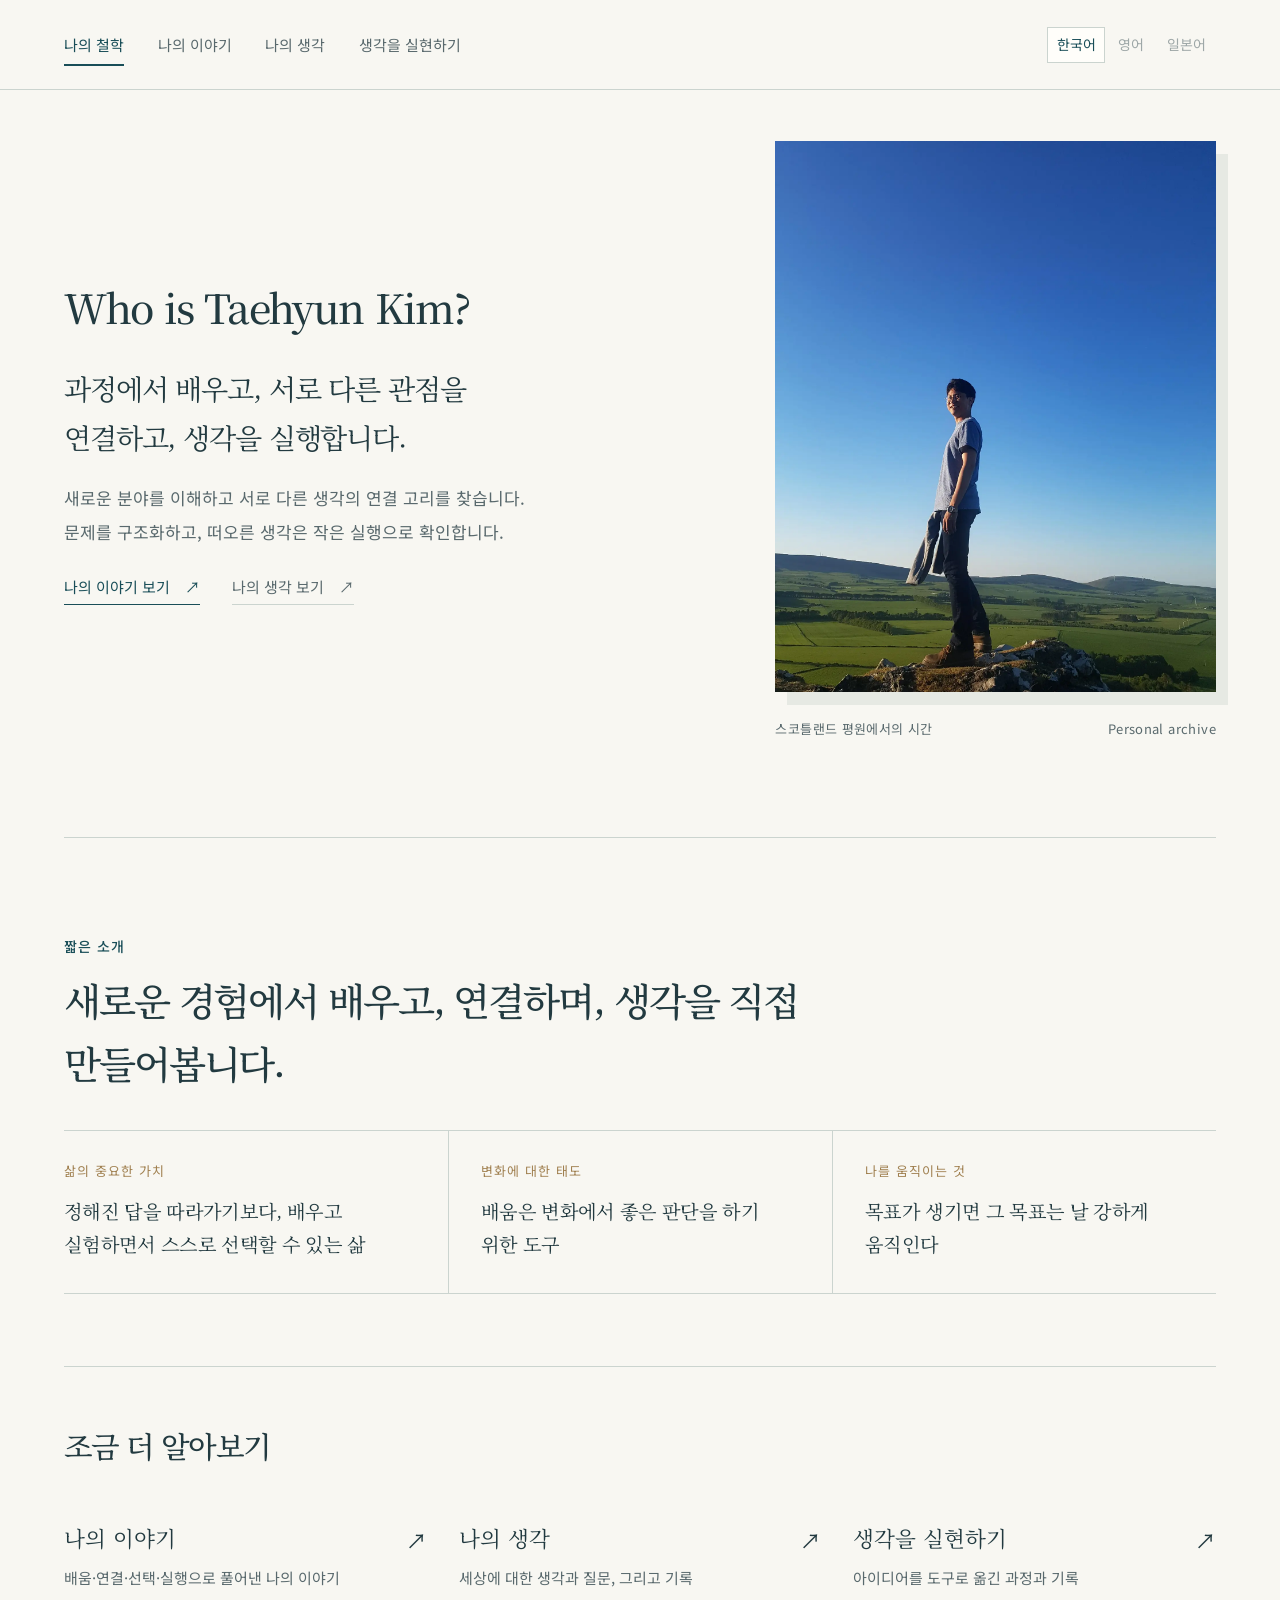
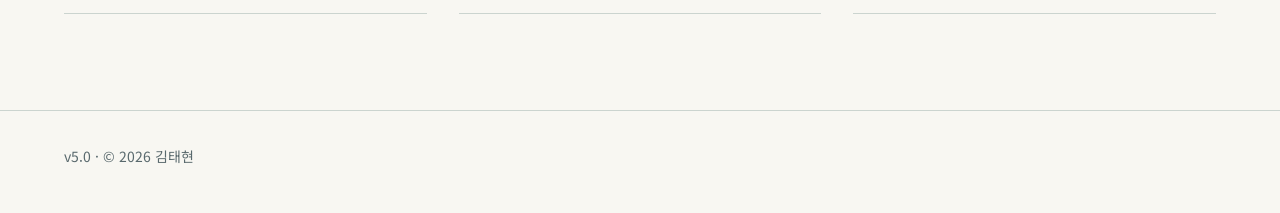
<file: frontend/index.html>
<!doctype html>
<html lang="ko">
<head>
  <meta charset="utf-8">
  <meta name="viewport" content="width=device-width, initial-scale=1">
  <title>나의 철학 — 김태현</title>
  <meta name="description" content="과정에서 배우고, 서로 다른 관점을 연결하고, 생각을 작은 실행으로 옮기는 김태현의 개인 페이지.">
  <meta name="theme-color" content="#194e58">
  <link rel="preconnect" href="https://fonts.googleapis.com">
  <link rel="preconnect" href="https://fonts.gstatic.com" crossorigin>
  <link href="https://fonts.googleapis.com/css2?family=Noto+Sans+JP:wght@400;500;600;700&amp;family=Noto+Sans+KR:wght@400;500;600;700&amp;family=Noto+Serif+JP:wght@400;500;600&amp;family=Noto+Serif+KR:wght@400;500;600&amp;display=swap" rel="stylesheet">
  <link rel="stylesheet" href="assets/style.css">
</head>
<body data-page="home">
<a class="skip-link" href="#main">본문으로 바로가기</a>
<header class="site-header">
  <nav class="site-nav" aria-label="주 메뉴">
    <a href="index.html" aria-current="page">나의 철학</a>
    <a href="story.html">나의 이야기</a>
    <a href="notes.html">나의 생각</a>
    <a href="toolbox.html">생각을 실현하기</a>
  </nav>
  <div class="lang-switch" role="group" aria-label="언어 선택">
    <button type="button" data-lang="ko" aria-pressed="true">한국어</button>
    <button type="button" data-lang="en" aria-pressed="false" disabled title="영문판 준비 중">영어</button>
    <button type="button" data-lang="ja" aria-pressed="false" disabled title="일문판 준비 중">일본어</button>
  </div>
  <button type="button" class="nav-toggle" aria-label="메뉴 열기" aria-expanded="false">☰</button>
</header>

<main id="main" class="page-home">
  <section class="hero profile-hero" id="profile">
    <div class="hero-copy">
      <h1 class="profile-question">Who is Taehyun Kim?</h1>
      <p class="profile-statement">과정에서 배우고, 서로 다른 관점을 연결하고, 생각을 실행합니다.</p>
      <p class="lead">새로운 분야를 이해하고 서로 다른 생각의 연결 고리를 찾습니다. 문제를 구조화하고, 떠오른 생각은 작은 실행으로 확인합니다.</p>
      <div class="profile-actions">
        <a href="story.html" class="text-link">나의 이야기 보기</a>
        <a href="notes.html" class="text-link text-link-secondary">나의 생각 보기</a>
      </div>
    </div>
    <figure class="hero-art profile-portrait">
      <button type="button" class="portrait-button" aria-label="프로필 사진에 작은 움직임 주기">
        <img src="images/taehyun-profile.webp" alt="넓은 푸른 하늘과 초록 언덕을 배경으로 바위 위에 서 있는 김태현" class="hero-photo" loading="eager" decoding="async">
      </button>
      <figcaption class="art-caption">
        <span>스코틀랜드 평원에서의 시간</span>
        <span>Personal archive</span>
      </figcaption>
    </figure>
  </section>

  <section class="profile-summary" id="summary">
    <div>
      <p class="section-label">짧은 소개</p>
      <h2>새로운 경험에서 배우고, 연결하며, 생각을 직접 만들어봅니다.</h2>
    </div>
    <dl class="profile-facts">
      <div class="profile-fact">
        <dt>삶의 중요한 가치</dt>
        <dd>정해진 답을 따라가기보다, 배우고 실험하면서 스스로 선택할 수 있는 삶</dd>
      </div>
      <div class="profile-fact">
        <dt>변화에 대한 태도</dt>
        <dd>배움은 변화에서 좋은 판단을 하기 위한 도구</dd>
      </div>
      <div class="profile-fact">
        <dt>나를 움직이는 것</dt>
        <dd>목표가 생기면 그 목표는 날 강하게 움직인다</dd>
      </div>
    </dl>
  </section>

  <section class="next" id="next">
    <h2>조금 더 알아보기</h2>
    <nav class="next-links" aria-label="다른 페이지">
      <a href="story.html">
        <span class="next-title">나의 이야기</span>
        <span class="next-desc">배움·연결·선택·실행으로 풀어낸 나의 이야기</span>
      </a>
      <a href="notes.html">
        <span class="next-title">나의 생각</span>
        <span class="next-desc">세상에 대한 생각과 질문, 그리고 기록</span>
      </a>
      <a href="toolbox.html">
        <span class="next-title">생각을 실현하기</span>
        <span class="next-desc">아이디어를 도구로 옮긴 과정과 기록</span>
      </a>
    </nav>
  </section>
</main>

<footer class="site-footer">
  <nav class="footer-pages" aria-label="페이지 바로가기">
    <a href="index.html">나의 철학</a>
    <a href="story.html">나의 이야기</a>
    <a href="notes.html">나의 생각</a>
    <a href="toolbox.html">생각을 실현하기</a>
  </nav>
  <p>v5.0 · © 2026 김태현</p>
</footer>
<script src="assets/app.js" defer></script>
</body>
</html>
</file>
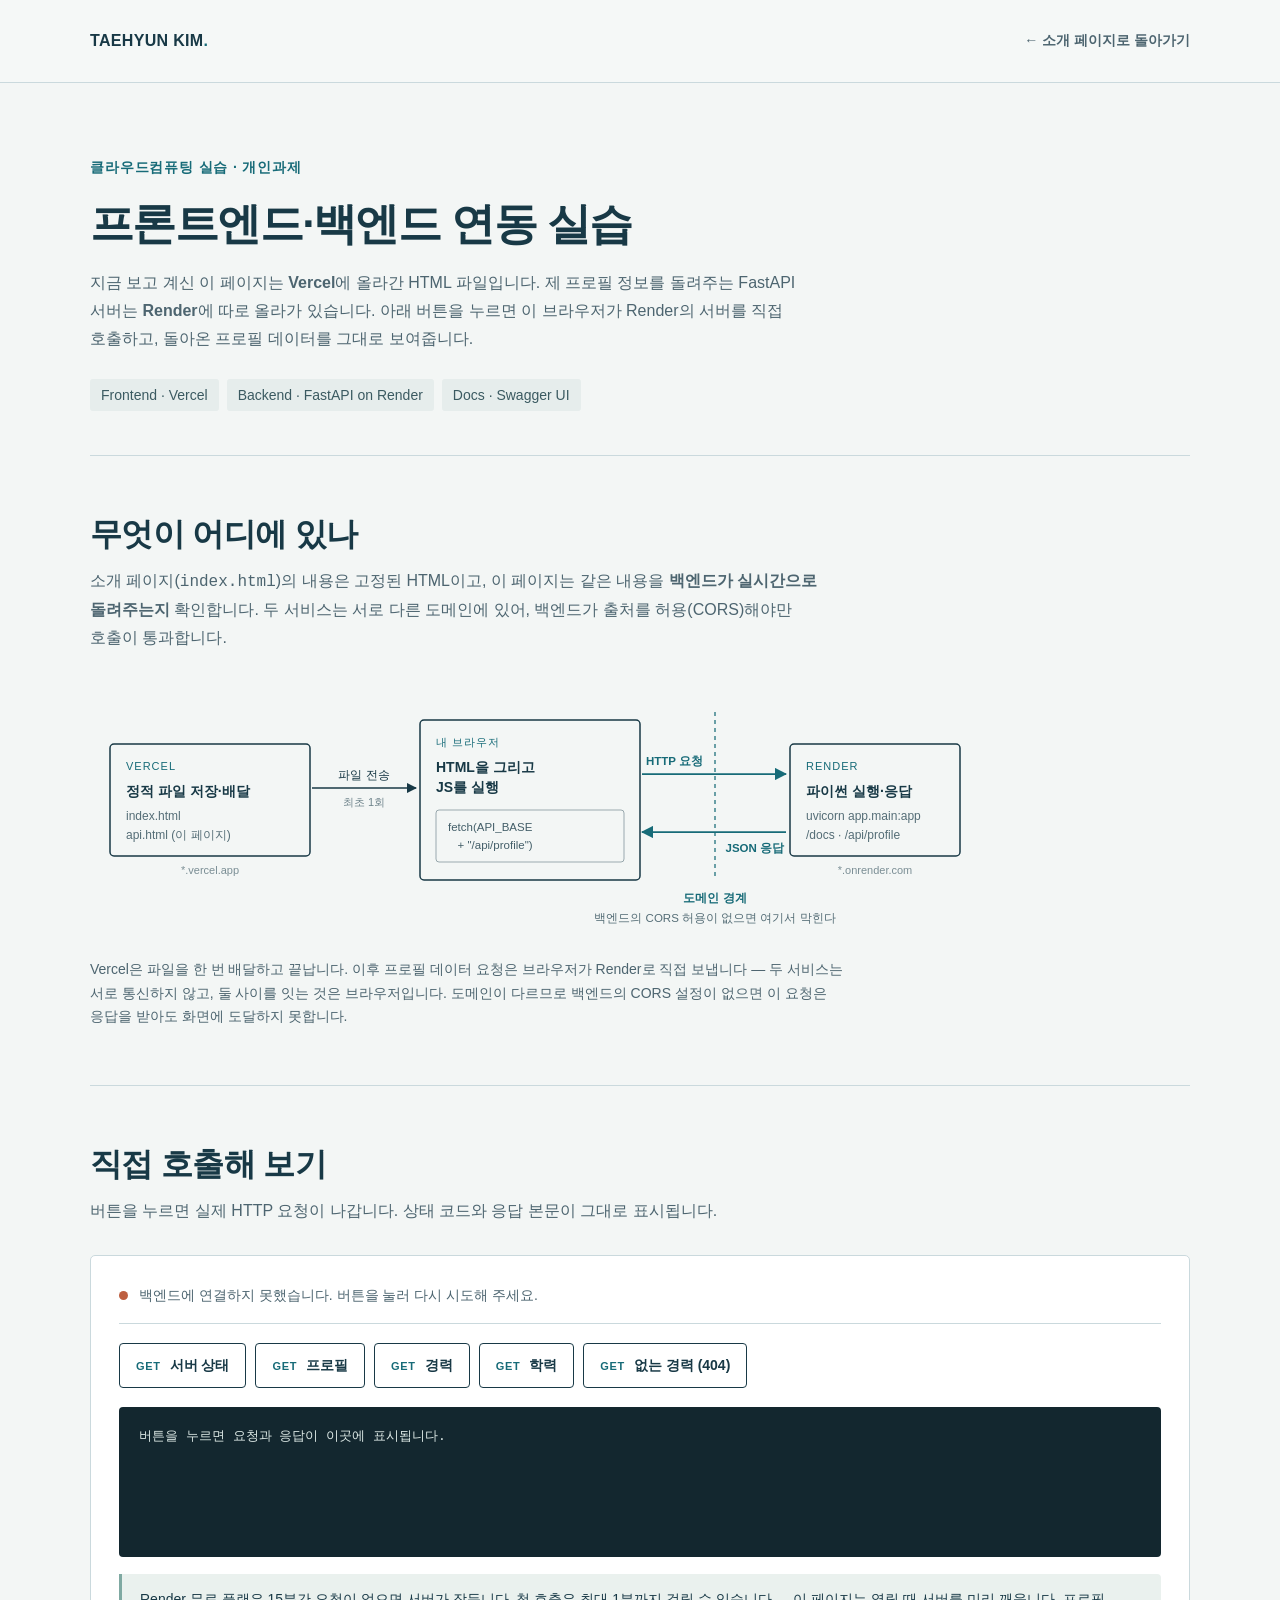
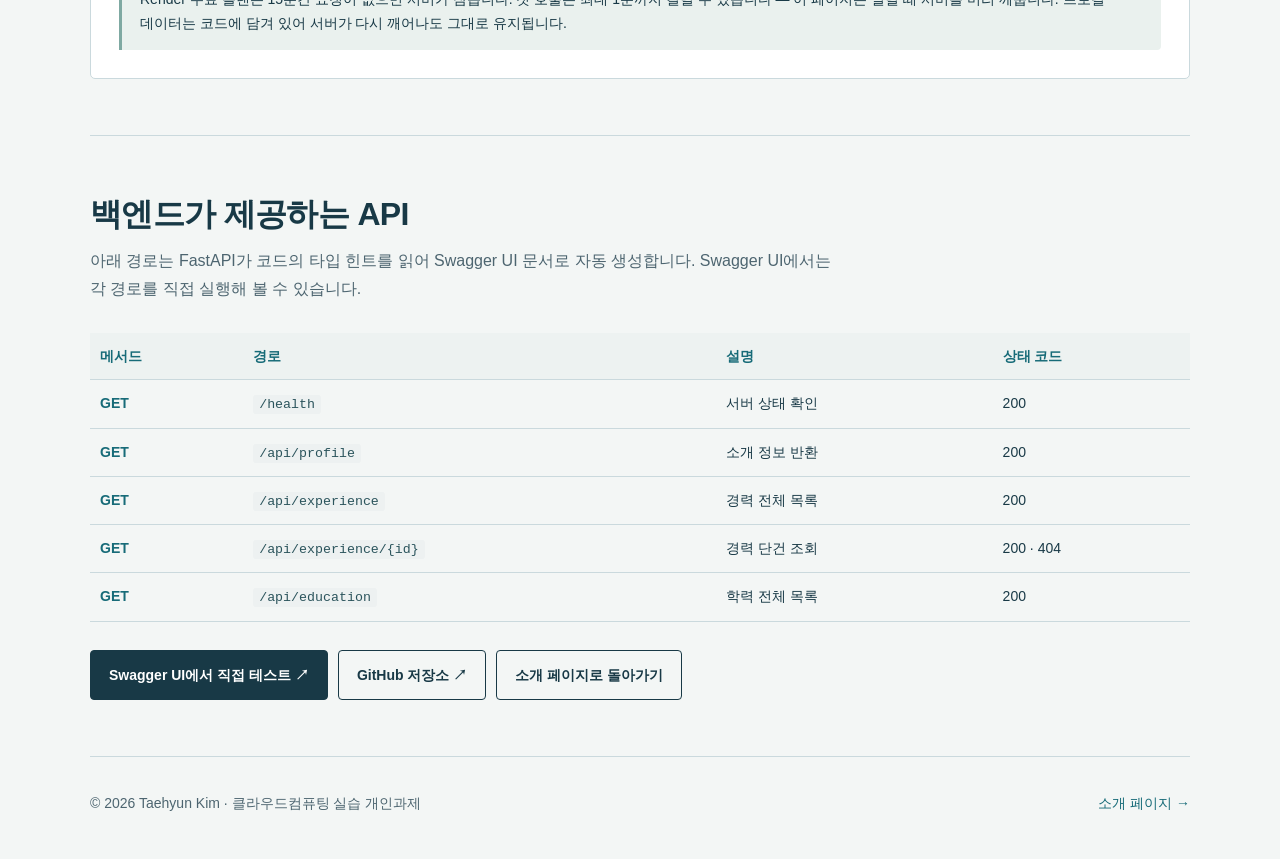
<file: frontend/api.html>
<!doctype html>
<html lang="ko">
<head>
<meta charset="utf-8">
<meta name="viewport" content="width=device-width,initial-scale=1">
<title>프론트엔드·백엔드 연동 실습 | Taehyun Kim</title>
<meta name="description" content="Vercel에 배포한 자기소개 페이지에서 Render에 배포한 FastAPI 프로필 API를 호출하는 연동 실습 페이지.">
<style>
:root{
  --ink:#183946;--muted:#4d6570;--paper:#f3f6f5;--line:#cad9dd;--accent:#176b78;--lime:#d9ecea;
  --font-ui:"Malgun Gothic","Apple SD Gothic Neo","Noto Sans CJK KR",sans-serif;
  --text-small:.875rem;--text-body:1rem;--text-card:1.25rem;--text-section:2rem;
  --weight-body:400;--weight-ui:600;--weight-title:700;--leading-body:1.75;--leading-heading:1.4;
  --header:82px;color-scheme:light
}
*{box-sizing:border-box}
html{scroll-behavior:smooth;font-size:100%}
body{margin:0;background:var(--paper);color:var(--ink);font-family:var(--font-ui);font-size:var(--text-body);font-weight:var(--weight-body);line-height:var(--leading-body);word-break:keep-all;overflow-wrap:anywhere}
a{color:inherit;text-decoration:none}
a,button,summary{-webkit-tap-highlight-color:transparent}
a:focus-visible,button:focus-visible{outline:3px solid var(--accent);outline-offset:4px}
p,h1,h2,h3{margin:0}p{color:var(--muted)}
button{font-family:inherit;font-size:var(--text-body);line-height:1.5}
h1,h2,h3{font-weight:var(--weight-title);line-height:var(--leading-heading);letter-spacing:-.02em}
.wrap{max-width:1180px;margin:auto;padding:0 40px}
.skip{position:fixed;left:15px;top:-90px;z-index:50;background:#fff;padding:12px}
.skip:focus{top:12px}

.top{position:sticky;top:0;z-index:20;background:rgba(245,248,247,.96);backdrop-filter:blur(14px);border-bottom:1px solid var(--line)}
.nav-wrap{min-height:82px;display:flex;align-items:center;justify-content:space-between;gap:24px}
.brand{font-size:1rem;font-weight:var(--weight-title);letter-spacing:.02em;white-space:nowrap}
.brand span{color:var(--accent)}
.back{font-size:var(--text-small);font-weight:var(--weight-ui);color:var(--muted);border-bottom:2px solid transparent;padding:25px 0}
.back:hover{color:var(--accent);border-color:var(--accent)}

.head{padding:72px 0 44px;border-bottom:1px solid var(--line)}
.eyebrow{font-size:var(--text-small);font-weight:var(--weight-ui);letter-spacing:.06em;text-transform:uppercase;color:var(--accent)}
.head h1{font-size:clamp(2rem,4.2vw,2.75rem);letter-spacing:-.035em;margin:16px 0 18px;line-height:1.25}
.head p{max-width:720px;text-wrap:pretty}
.head .meta{display:flex;flex-wrap:wrap;gap:8px;margin-top:26px}
.head .meta span{background:#e6edec;color:#3b5a61;padding:4px 11px;border-radius:3px;font-size:var(--text-small)}

section.block{padding:56px 0;border-bottom:1px solid var(--line)}
section.block>h2{font-size:var(--text-section);margin-bottom:10px}
section.block>.lead{max-width:760px;margin-bottom:30px;text-wrap:pretty}

figure{margin:0}
figure svg{display:block;width:100%;max-width:880px;height:auto;color:var(--ink)}
figcaption{font-size:var(--text-small);color:var(--muted);margin-top:14px;line-height:1.7;max-width:760px}

.panel{background:#fff;border:1px solid var(--line);border-radius:5px;padding:28px}
.state{display:flex;align-items:center;gap:11px;padding-bottom:17px;margin-bottom:19px;border-bottom:1px solid var(--line);font-size:var(--text-small);color:var(--muted);line-height:1.6}
.dot{width:9px;height:9px;flex:0 0 9px;border-radius:50%;background:#c3ced1;transition:background .3s}
.dot.is-wait{background:#c99a3a}.dot.is-ok{background:#3d9a6b}.dot.is-err{background:#bd5f40}
.calls{display:flex;flex-wrap:wrap;gap:9px;margin-bottom:19px}
.calls button{display:inline-flex;align-items:center;gap:9px;padding:11px 16px;border:1px solid var(--ink);border-radius:4px;background:#fff;color:var(--ink);cursor:pointer;font-size:var(--text-small);font-weight:var(--weight-ui);transition:background .2s,color .2s,border-color .2s}
.calls button:hover:not(:disabled){background:var(--accent);color:#fff;border-color:var(--accent)}
.calls button:disabled{opacity:.4;cursor:default}
.calls .verb{font-size:.6875rem;letter-spacing:.06em;color:var(--accent)}
.calls button:hover:not(:disabled) .verb{color:#d9ecea}
.out{margin:0;padding:19px 20px;background:#13272f;color:#dde9e6;border-radius:4px;font-family:ui-monospace,"Cascadia Code",Consolas,monospace;font-size:.8125rem;line-height:1.75;white-space:pre-wrap;overflow-wrap:anywhere;min-height:150px;max-height:380px;overflow:auto}
.out b{color:#d5f477;font-weight:var(--weight-ui)}
.note{margin-top:17px;padding:14px 18px;background:#eaf1ee;border-left:3px solid #7fa9a2;border-radius:0 4px 4px 0}
.note p{color:var(--ink);font-size:var(--text-small);line-height:1.7}

table{width:100%;border-collapse:collapse;font-size:var(--text-small)}
th,td{padding:11px 10px;text-align:left;border-bottom:1px solid var(--line);vertical-align:top}
th{color:var(--accent);font-weight:var(--weight-ui);background:#edf2f1}
td code{font-family:ui-monospace,Consolas,monospace;font-size:.95em;background:#edf1f1;color:#2b545c;padding:2px 6px;border-radius:3px}
.verb-cell{font-weight:var(--weight-ui);color:var(--accent);white-space:nowrap}

.links{display:flex;flex-wrap:wrap;gap:10px;margin-top:28px}
.button{display:inline-flex;align-items:center;justify-content:space-between;gap:16px;padding:12px 18px;border:1px solid var(--ink);border-radius:4px;font-size:var(--text-small);font-weight:var(--weight-ui);transition:background .2s,color .2s,border-color .2s}
.button.primary{background:var(--ink);color:#fff}
.button:hover{background:var(--accent);color:#fff;border-color:var(--accent)}

footer{padding:34px 0 48px;color:var(--muted);font-size:var(--text-small)}
.foot{display:flex;justify-content:space-between;gap:20px;flex-wrap:wrap}
footer a{color:var(--accent)}

@media(max-width:850px){.wrap{padding:0 26px}.head{padding:52px 0 36px}}
@media(max-width:650px){
  .wrap{padding:0 22px}
  :root{--text-section:1.6rem}
  .head h1{font-size:1.9rem}
  .panel{padding:22px 18px}
  .calls button{flex:1 1 100%;justify-content:flex-start}
  section.block{padding:42px 0}
  table{font-size:.8125rem}
}
@media(prefers-reduced-motion:reduce){html{scroll-behavior:auto}*{transition:none!important}}
@media print{.top,.calls,.links,.skip{display:none!important}.wrap{max-width:none;padding:0}}
</style>
</head>
<body>
<a class="skip" href="#main">본문으로 이동</a>

<header class="top"><div class="wrap nav-wrap">
<a class="brand" href="index.html" aria-label="김태현 소개 페이지로">TAEHYUN KIM<span>.</span></a>
<a class="back" href="index.html">← 소개 페이지로 돌아가기</a>
</div></header>

<main class="wrap" id="main">

<div class="head">
<div class="eyebrow">클라우드컴퓨팅 실습 · 개인과제</div>
<h1>프론트엔드·백엔드 연동 실습</h1>
<p>지금 보고 계신 이 페이지는 <strong>Vercel</strong>에 올라간 HTML 파일입니다. 제 프로필 정보를 돌려주는 FastAPI 서버는 <strong>Render</strong>에 따로 올라가 있습니다. 아래 버튼을 누르면 이 브라우저가 Render의 서버를 직접 호출하고, 돌아온 프로필 데이터를 그대로 보여줍니다.</p>
<div class="meta"><span>Frontend · Vercel</span><span>Backend · FastAPI on Render</span><span>Docs · Swagger UI</span></div>
</div>

<section class="block">
<h2>무엇이 어디에 있나</h2>
<p class="lead">소개 페이지(<code>index.html</code>)의 내용은 고정된 HTML이고, 이 페이지는 같은 내용을 <strong>백엔드가 실시간으로 돌려주는지</strong> 확인합니다. 두 서비스는 서로 다른 도메인에 있어, 백엔드가 출처를 허용(CORS)해야만 호출이 통과합니다.</p>
<figure>
<svg viewBox="0 0 880 262" role="img" aria-label="브라우저가 Vercel에서 HTML을 한 번 받아 실행하고, 그 안의 fetch가 도메인 경계를 넘어 Render의 프로필 API를 호출하면 JSON이 돌아오는 흐름. 경계에서 CORS 허용이 없으면 응답이 막힌다.">
<defs>
<marker id="ah" viewBox="0 0 10 10" refX="9" refY="5" markerWidth="7" markerHeight="7" orient="auto-start-reverse">
<path d="M0,0 L10,5 L0,10 z" fill="currentColor"/>
</marker>
<marker id="ah-a" viewBox="0 0 10 10" refX="9" refY="5" markerWidth="7" markerHeight="7" orient="auto-start-reverse">
<path d="M0,0 L10,5 L0,10 z" fill="#176b78"/>
</marker>
</defs>

<rect x="20" y="62" width="200" height="112" rx="4" fill="none" stroke="currentColor" stroke-width="1.5"/>
<text x="36" y="88" font-size="11" letter-spacing="1" fill="#176b78">VERCEL</text>
<text x="36" y="114" font-size="14" font-weight="700" fill="currentColor">정적 파일 저장·배달</text>
<text x="36" y="138" font-size="12" fill="currentColor" opacity=".72">index.html</text>
<text x="36" y="157" font-size="12" fill="currentColor" opacity=".72">api.html (이 페이지)</text>
<text x="120" y="192" font-size="11" text-anchor="middle" fill="currentColor" opacity=".55">*.vercel.app</text>

<rect x="330" y="38" width="220" height="160" rx="4" fill="none" stroke="currentColor" stroke-width="1.5"/>
<text x="346" y="64" font-size="11" letter-spacing="1" fill="#176b78">내 브라우저</text>
<text x="346" y="90" font-size="14" font-weight="700" fill="currentColor">HTML을 그리고</text>
<text x="346" y="110" font-size="14" font-weight="700" fill="currentColor">JS를 실행</text>
<rect x="346" y="128" width="188" height="52" rx="3" fill="none" stroke="currentColor" stroke-width="1" opacity=".4"/>
<text x="358" y="149" font-size="11.5" fill="currentColor" opacity=".8">fetch(API_BASE</text>
<text x="358" y="167" font-size="11.5" fill="currentColor" opacity=".8">&#160;&#160;&#160;+ "/api/profile")</text>

<rect x="700" y="62" width="170" height="112" rx="4" fill="none" stroke="currentColor" stroke-width="1.5"/>
<text x="716" y="88" font-size="11" letter-spacing="1" fill="#176b78">RENDER</text>
<text x="716" y="114" font-size="14" font-weight="700" fill="currentColor">파이썬 실행·응답</text>
<text x="716" y="138" font-size="12" fill="currentColor" opacity=".72">uvicorn app.main:app</text>
<text x="716" y="157" font-size="12" fill="currentColor" opacity=".72">/docs · /api/profile</text>
<text x="785" y="192" font-size="11" text-anchor="middle" fill="currentColor" opacity=".55">*.onrender.com</text>

<line x1="222" y1="106" x2="326" y2="106" stroke="currentColor" stroke-width="1.5" marker-end="url(#ah)"/>
<text x="274" y="97" font-size="11.5" text-anchor="middle" fill="currentColor">파일 전송</text>
<text x="274" y="124" font-size="11" text-anchor="middle" fill="currentColor" opacity=".6">최초 1회</text>

<line x1="552" y1="92" x2="696" y2="92" stroke="#176b78" stroke-width="1.75" marker-end="url(#ah-a)"/>
<text x="556" y="83" font-size="11.5" fill="#176b78" font-weight="700">HTTP 요청</text>

<line x1="696" y1="150" x2="552" y2="150" stroke="#176b78" stroke-width="1.75" marker-end="url(#ah-a)"/>
<text x="694" y="170" font-size="11.5" text-anchor="end" fill="#176b78" font-weight="700">JSON 응답</text>

<line x1="625" y1="30" x2="625" y2="196" stroke="#176b78" stroke-width="1.25" stroke-dasharray="4 4"/>
<text x="625" y="220" font-size="12" font-weight="700" text-anchor="middle" fill="#176b78">도메인 경계</text>
<text x="625" y="240" font-size="11.5" text-anchor="middle" fill="currentColor" opacity=".72">백엔드의 CORS 허용이 없으면 여기서 막힌다</text>
</svg>
<figcaption>Vercel은 파일을 한 번 배달하고 끝납니다. 이후 프로필 데이터 요청은 브라우저가 Render로 직접 보냅니다 — 두 서비스는 서로 통신하지 않고, 둘 사이를 잇는 것은 브라우저입니다. 도메인이 다르므로 백엔드의 CORS 설정이 없으면 이 요청은 응답을 받아도 화면에 도달하지 못합니다.</figcaption>
</figure>
</section>

<section class="block">
<h2>직접 호출해 보기</h2>
<p class="lead">버튼을 누르면 실제 HTTP 요청이 나갑니다. 상태 코드와 응답 본문이 그대로 표시됩니다.</p>
<div class="panel">
<div class="state"><span class="dot" id="dot" aria-hidden="true"></span><span id="state-text" role="status" aria-live="polite">백엔드 서버를 깨우는 중입니다. 잠시만 기다려 주세요.</span></div>
<div class="calls">
<button type="button" data-call="health"><span class="verb">GET</span> 서버 상태</button>
<button type="button" data-call="profile"><span class="verb">GET</span> 프로필</button>
<button type="button" data-call="experience"><span class="verb">GET</span> 경력</button>
<button type="button" data-call="education"><span class="verb">GET</span> 학력</button>
<button type="button" data-call="notfound"><span class="verb">GET</span> 없는 경력 (404)</button>
</div>
<pre class="out" id="out">버튼을 누르면 요청과 응답이 이곳에 표시됩니다.</pre>
<div class="note"><p>Render 무료 플랜은 15분간 요청이 없으면 서버가 잠듭니다. 첫 호출은 최대 1분까지 걸릴 수 있습니다 — 이 페이지는 열릴 때 서버를 미리 깨웁니다. 프로필 데이터는 코드에 담겨 있어 서버가 다시 깨어나도 그대로 유지됩니다.</p></div>
</div>
</section>

<section class="block">
<h2>백엔드가 제공하는 API</h2>
<p class="lead">아래 경로는 FastAPI가 코드의 타입 힌트를 읽어 Swagger UI 문서로 자동 생성합니다. Swagger UI에서는 각 경로를 직접 실행해 볼 수 있습니다.</p>
<table>
<thead><tr><th>메서드</th><th>경로</th><th>설명</th><th>상태 코드</th></tr></thead>
<tbody>
<tr><td class="verb-cell">GET</td><td><code>/health</code></td><td>서버 상태 확인</td><td>200</td></tr>
<tr><td class="verb-cell">GET</td><td><code>/api/profile</code></td><td>소개 정보 반환</td><td>200</td></tr>
<tr><td class="verb-cell">GET</td><td><code>/api/experience</code></td><td>경력 전체 목록</td><td>200</td></tr>
<tr><td class="verb-cell">GET</td><td><code>/api/experience/{id}</code></td><td>경력 단건 조회</td><td>200 · 404</td></tr>
<tr><td class="verb-cell">GET</td><td><code>/api/education</code></td><td>학력 전체 목록</td><td>200</td></tr>
</tbody>
</table>
<div class="links">
<a class="button primary" id="docs-link" href="#" target="_blank" rel="noopener noreferrer">Swagger UI에서 직접 테스트 ↗</a>
<a class="button" id="repo-link" href="#" target="_blank" rel="noopener noreferrer">GitHub 저장소 ↗</a>
<a class="button" href="index.html">소개 페이지로 돌아가기</a>
</div>
</section>

</main>

<footer><div class="wrap foot">
<span>© 2026 Taehyun Kim · 클라우드컴퓨팅 실습 개인과제</span>
<a href="index.html">소개 페이지 →</a>
</div></footer>

<script>
(()=>{
/* ══════════════════════════════════════════════════════════════════
   설정 — 이 두 줄만 본인 주소로 바꾸면 됩니다 (끝에 / 를 붙이지 않습니다)
   ══════════════════════════════════════════════════════════════════ */
const API_BASE = "https://web-profile-ptqp.onrender.com";
const REPO_URL = "https://github.com/kth6449-ops/web-profile";
/* ════════════════════════════════════════════════════════════════ */

const out     = document.getElementById('out');
const dot     = document.getElementById('dot');
const state   = document.getElementById('state-text');
const buttons = [...document.querySelectorAll('[data-call]')];
const ready   = !API_BASE.includes('REPLACE-ME');

document.getElementById('docs-link').href = ready ? API_BASE + '/docs' : REPO_URL;
document.getElementById('repo-link').href = REPO_URL;

function setState(kind, text){
  dot.className = 'dot' + (kind ? ' is-' + kind : '');
  state.textContent = text;
}
function print(title, body){
  out.innerHTML = '';
  const head = document.createElement('b');
  head.textContent = title;
  out.append(head, '\n' + body);
}
const pretty = v => JSON.stringify(v, null, 2);

async function run(method, path){
  buttons.forEach(b => b.disabled = true);
  setState('wait', '요청을 보내는 중입니다. 서버가 잠들어 있으면 최대 1분이 걸립니다.');
  print(method + ' ' + path, '요청 중…');
  const started = performance.now();
  try {
    const res = await fetch(API_BASE + path, { headers: { 'Accept': 'application/json' } });
    const ms  = Math.round(performance.now() - started);
    const text = await res.text();
    let payload; try { payload = JSON.parse(text); } catch { payload = text; }
    setState('ok', '백엔드가 응답했습니다. (' + ms + 'ms)');
    print(method + ' ' + path,
      '상태 코드: ' + res.status + ' ' + res.statusText + '  ·  응답 시간: ' + ms + 'ms\n\n' + pretty(payload));
  } catch (e) {
    setState('err', '백엔드에 연결하지 못했습니다.');
    print(method + ' ' + path,
      '호출 실패: ' + e.message + '\n\n' +
      '확인할 점\n' +
      ' 1. API_BASE 주소가 맞는지 (현재: ' + API_BASE + ')\n' +
      ' 2. 백엔드에 CORS 설정이 배포되어 있는지\n' +
      ' 3. Render 서비스가 Live 상태인지');
  } finally {
    buttons.forEach(b => b.disabled = false);
  }
}

const actions = {
  health:     () => run('GET', '/health'),
  profile:    () => run('GET', '/api/profile'),
  experience: () => run('GET', '/api/experience'),
  education:  () => run('GET', '/api/education'),
  notfound:   () => run('GET', '/api/experience/999')
};

buttons.forEach(b => b.addEventListener('click', () => {
  if (!ready){
    setState('err', '백엔드 주소가 아직 설정되지 않았습니다.');
    print('설정 필요', '이 페이지 아래쪽 스크립트의 API_BASE 값을\n본인 Render 주소로 바꿔 주세요.');
    return;
  }
  actions[b.dataset.call]();
}));

/* 페이지가 열리면 백엔드를 미리 깨워 둔다 — 첫 버튼 클릭의 대기를 줄인다 */
if (!ready){
  setState('err', '백엔드 주소가 설정되지 않았습니다. API_BASE 를 확인해 주세요.');
} else {
  const started = performance.now();
  fetch(API_BASE + '/health', { headers: { 'Accept': 'application/json' } })
    .then(r => r.ok
      ? setState('ok', '백엔드가 연결되었습니다. (' + Math.round(performance.now() - started) + 'ms)')
      : setState('err', '백엔드가 ' + r.status + ' 를 돌려주었습니다.'))
    .catch(() => setState('err', '백엔드에 연결하지 못했습니다. 버튼을 눌러 다시 시도해 주세요.'));
}
})();
</script>
</body>
</html>
</file>
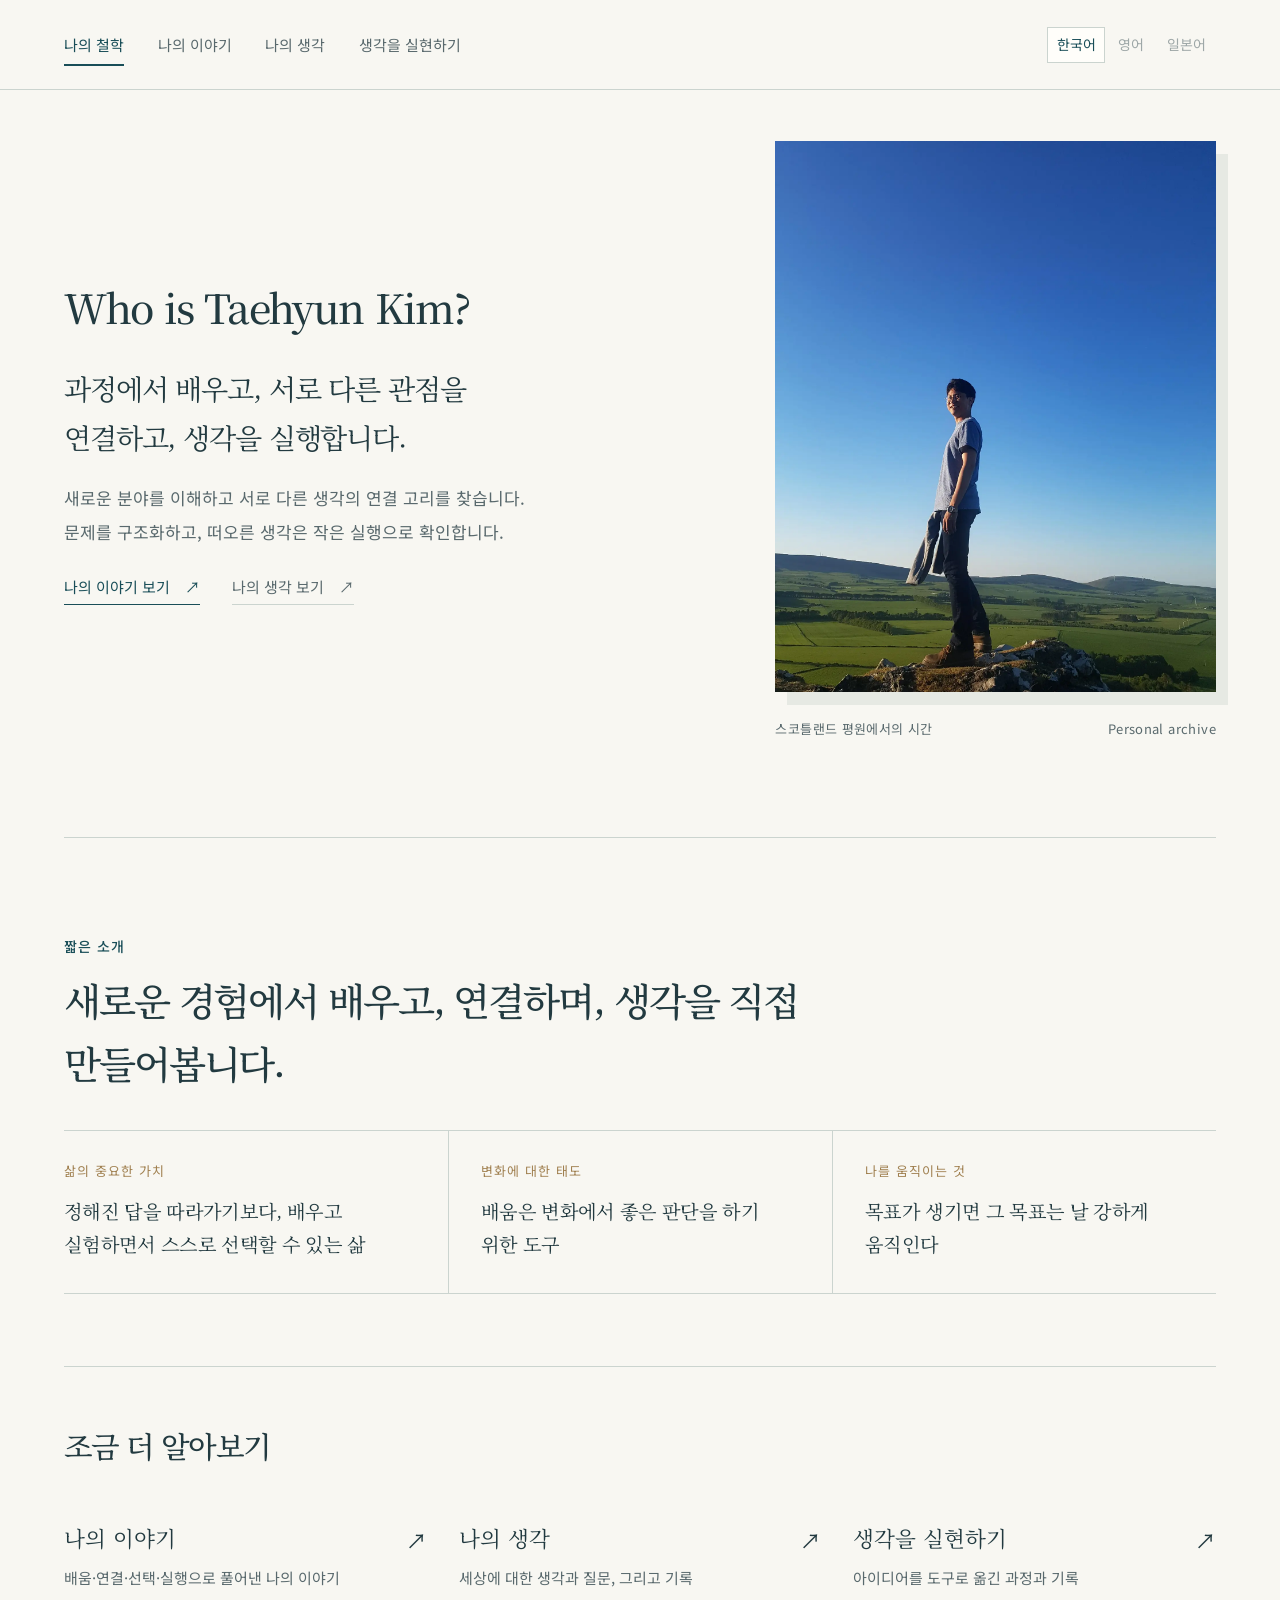
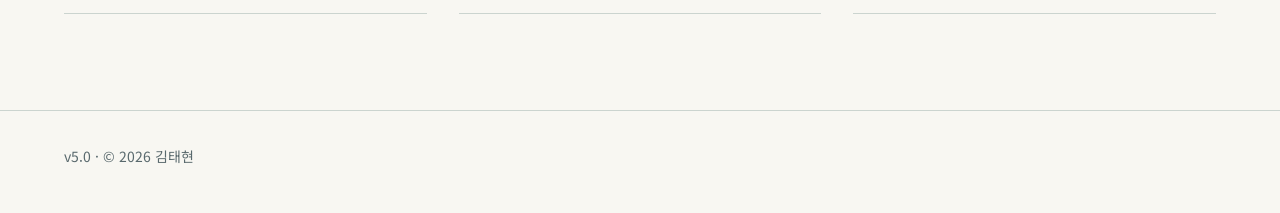
<file: frontend/editor.html>
<!doctype html>
<html lang="ko">
<head>
  <meta charset="utf-8">
  <meta name="viewport" content="width=device-width, initial-scale=1">
  <title>새 글 작성 — 김태현</title>
  <meta name="description" content="이 브라우저에서 글과 이미지를 작성하고 게시 파일로 내보내는 편집 화면.">
  <meta name="robots" content="noindex, nofollow">
  <meta name="theme-color" content="#194e58">
  <link rel="preconnect" href="https://fonts.googleapis.com">
  <link rel="preconnect" href="https://fonts.gstatic.com" crossorigin>
  <link href="https://fonts.googleapis.com/css2?family=Noto+Sans+JP:wght@400;500;600;700&amp;family=Noto+Sans+KR:wght@400;500;600;700&amp;family=Noto+Serif+JP:wght@400;500;600&amp;display=swap" rel="stylesheet">
  <link rel="stylesheet" href="assets/style.css">
</head>
<body data-page="editor">
<a class="skip-link" href="#main">본문으로 바로가기</a>
<header class="site-header">
  <nav class="site-nav" aria-label="주 메뉴">
    <a href="index.html">나의 철학</a>
    <a href="story.html">나의 이야기</a>
    <a href="notes.html">나의 생각</a>
    <a href="toolbox.html">생각을 실현하기</a>
  </nav>
  <div class="lang-switch" role="group" aria-label="언어 선택">
    <button type="button" data-lang="ko" aria-pressed="true">한국어</button>
    <button type="button" data-lang="en" aria-pressed="false" disabled title="영문판 준비 중">영어</button>
    <button type="button" data-lang="ja" aria-pressed="false" disabled title="일문판 준비 중">일본어</button>
  </div>
  <button type="button" class="nav-toggle" aria-label="메뉴 열기" aria-expanded="false">☰</button>
</header>
<main id="main" class="page-editor">
  <header class="page-header editor-header">
    <p class="eyebrow">글 편집</p>
    <h1>새 글 작성</h1>
    <p class="lead">이곳에서 글과 사진을 추가한 뒤 미리 볼 수 있습니다. 저장한 글은 우선 이 브라우저에만 보이며, 모든 방문자에게 보이려면 아래의 게시 파일을 사이트에 반영해야 합니다.</p>
  </header>
  <div class="editor-layout">
    <form id="post-form" class="post-form">
      <input type="hidden" name="id">
      <div class="form-row two-columns">
        <label>게시할 페이지
          <select name="section" required>
            <option value="notes">나의 생각</option>
            <option value="toolbox">생각을 실현하기</option>
          </select>
        </label>
        <label>날짜
          <input type="date" name="date" required>
        </label>
      </div>
      <label>글 제목
        <input type="text" name="title" maxlength="100" placeholder="글의 제목을 입력하세요" required>
      </label>
      <label>목록에 보일 한 줄 소개
        <input type="text" name="excerpt" maxlength="180" placeholder="글의 내용을 짧게 소개하세요" required>
      </label>
      <label data-category-field>나의 생각 분류
        <select name="category">
          <option value="thought">생각</option>
          <option value="work">일</option>
          <option value="data">데이터</option>
        </select>
      </label>
      <label>본문
        <textarea name="body" rows="15" placeholder="문단 사이에는 빈 줄을 넣으세요. 소제목은 ## 소제목, 목록은 - 항목으로 작성할 수 있습니다." required></textarea>
      </label>
      <p class="field-help">문단 사이는 빈 줄로 구분합니다. `## 소제목`과 `- 목록 항목`도 사용할 수 있습니다.</p>
      <div class="form-row two-columns">
        <label>대표 이미지 <small>선택</small>
          <input type="file" name="cover" accept="image/jpeg,image/png,image/webp">
        </label>
        <label>본문 이미지 <small>최대 4장</small>
          <input type="file" name="gallery" accept="image/jpeg,image/png,image/webp" multiple>
        </label>
      </div>
      <div class="image-previews" data-image-preview aria-live="polite"></div>
      <div class="form-row two-columns">
        <label>관련 링크 이름 <small>선택</small>
          <input type="text" name="linkLabel" maxlength="60" placeholder="예: 원문 보기, 프로젝트 코드">
        </label>
        <label>관련 URL <small>선택</small>
          <input type="url" name="linkUrl" placeholder="https://...">
        </label>
      </div>
      <p class="field-help">외부 글이나 프로젝트 주소는 해당 게시글에만 연결됩니다.</p>
      <div class="form-actions">
        <button type="button" class="button-secondary" data-preview>미리 보기</button>
        <button type="submit" class="button-primary">이 브라우저에 저장</button>
        <button type="button" class="button-secondary" data-reset-form>새 글로 초기화</button>
      </div>
      <p class="form-message" role="status" data-form-message></p>
    </form>
    <aside class="editor-sidebar">
      <div class="editor-sidebar-card">
        <p class="section-label">내 글 목록</p>
        <p>기존 글을 선택해 수정할 수 있습니다. 저장하지 않은 변경은 다른 방문자에게 보이지 않습니다.</p>
        <ul class="editor-post-list" data-editor-list></ul>
      </div>
      <div class="editor-sidebar-card publish-card">
        <p class="section-label">사이트에 게시하기</p>
        <p>저장한 글과 이미지를 포함한 파일을 내려받으세요. 다운로드한 <code>posts.js</code>로 사이트의 <code>assets/posts.js</code>를 교체한 뒤 웹사이트를 다시 올리면 모든 방문자에게 보입니다.</p>
        <button type="button" class="button-primary" data-export>게시 파일 내려받기</button>
      </div>
    </aside>
  </div>
  <section class="editor-preview" data-preview-stage aria-label="글 미리 보기" hidden></section>
</main>
<footer class="site-footer">
  <nav class="footer-pages" aria-label="페이지 바로가기">
    <a href="index.html">나의 철학</a>
    <a href="story.html">나의 이야기</a>
    <a href="notes.html">나의 생각</a>
    <a href="toolbox.html">생각을 실현하기</a>
  </nav>
  <p>v5.0 · © 2026 김태현</p>
</footer>
<script src="assets/posts.js" defer></script>
<script src="assets/app.js" defer></script>
</body>
</html>
</file>
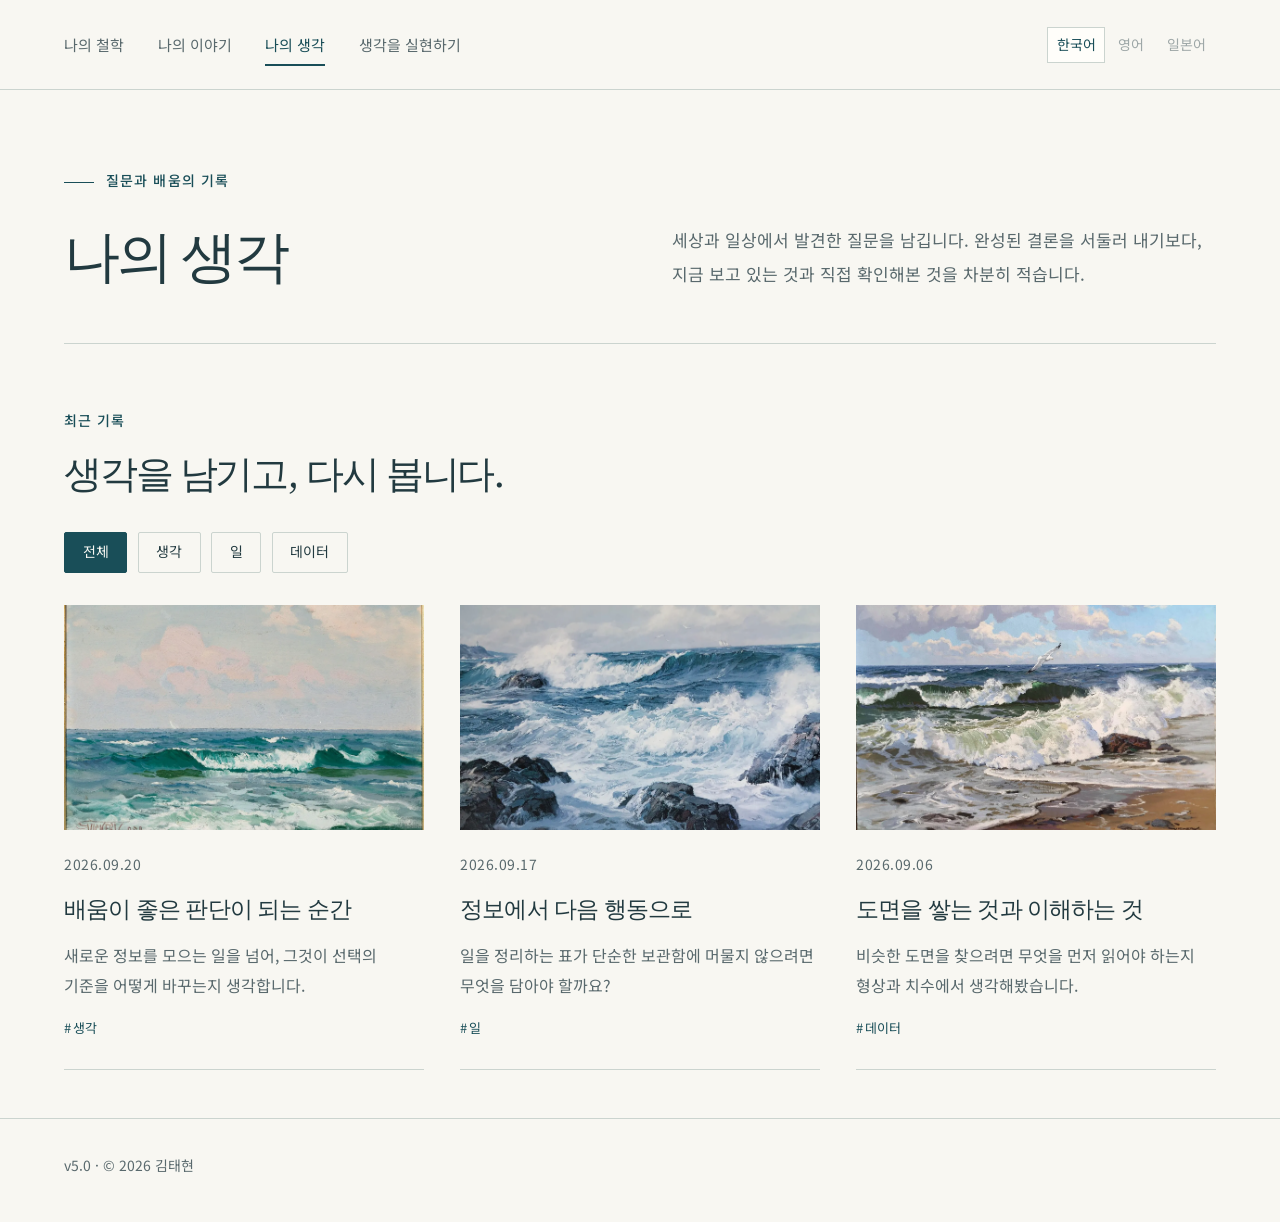
<file: frontend/notes.html>
<!doctype html>
<html lang="ko">
<head>
  <meta charset="utf-8">
  <meta name="viewport" content="width=device-width, initial-scale=1">
  <title>나의 생각 — 김태현</title>
  <meta name="description" content="일과 데이터, 삶에 관한 관찰과 질문을 기록하는 김태현의 글.">
  <meta name="theme-color" content="#194e58">
  <link rel="preconnect" href="https://fonts.googleapis.com">
  <link rel="preconnect" href="https://fonts.gstatic.com" crossorigin>
  <link href="https://fonts.googleapis.com/css2?family=Noto+Sans+JP:wght@400;500;600;700&amp;family=Noto+Sans+KR:wght@400;500;600;700&amp;family=Noto+Serif+JP:wght@400;500;600&amp;display=swap" rel="stylesheet">
  <link rel="stylesheet" href="assets/style.css">
</head>
<body data-page="notes">
<a class="skip-link" href="#main">본문으로 바로가기</a>
<header class="site-header">
  <nav class="site-nav" aria-label="주 메뉴">
    <a href="index.html">나의 철학</a>
    <a href="story.html">나의 이야기</a>
    <a href="notes.html" aria-current="page">나의 생각</a>
    <a href="toolbox.html">생각을 실현하기</a>
  </nav>
  <div class="lang-switch" role="group" aria-label="언어 선택">
    <button type="button" data-lang="ko" aria-pressed="true">한국어</button>
    <button type="button" data-lang="en" aria-pressed="false" disabled title="영문판 준비 중">영어</button>
    <button type="button" data-lang="ja" aria-pressed="false" disabled title="일문판 준비 중">일본어</button>
  </div>
  <button type="button" class="nav-toggle" aria-label="메뉴 열기" aria-expanded="false">☰</button>
</header>
<main id="main" class="page-notes">
  <header class="page-header">
    <p class="eyebrow">질문과 배움의 기록</p>
    <h1>나의 생각</h1>
    <p class="lead">세상과 일상에서 발견한 질문을 남깁니다. 완성된 결론을 서둘러 내기보다, 지금 보고 있는 것과 직접 확인해본 것을 차분히 적습니다.</p>
  </header>
  <section class="post-index" id="post-index" data-feed="notes" aria-labelledby="posts-title">
    <div class="feed-heading">
      <div>
        <p class="section-label">최근 기록</p>
        <h2 id="posts-title">생각을 남기고, 다시 봅니다.</h2>
      </div>
      <a class="write-link" href="editor.html?section=notes">+ 새 글 작성</a>
    </div>
    <div class="tag-filter" role="group" aria-label="글 분류">
      <button type="button" class="tag-button" data-tag="all" aria-pressed="true">전체</button>
      <button type="button" class="tag-button" data-tag="thought" aria-pressed="false">생각</button>
      <button type="button" class="tag-button" data-tag="work" aria-pressed="false">일</button>
      <button type="button" class="tag-button" data-tag="data" aria-pressed="false">데이터</button>
    </div>
    <ul class="post-list" data-post-list></ul>
    <p class="empty" data-empty hidden>아직 이 분류의 글이 없습니다. 새 글을 작성해보세요.</p>
  </section>
  <section class="article-stage" data-article-stage aria-live="polite" hidden></section>
</main>
<footer class="site-footer">
  <nav class="footer-pages" aria-label="페이지 바로가기">
    <a href="index.html">나의 철학</a>
    <a href="story.html">나의 이야기</a>
    <a href="notes.html">나의 생각</a>
    <a href="toolbox.html">생각을 실현하기</a>
  </nav>
  <p>v5.0 · © 2026 김태현</p>
</footer>
<script src="assets/posts.js" defer></script>
<script src="assets/app.js" defer></script>
</body>
</html>
</file>
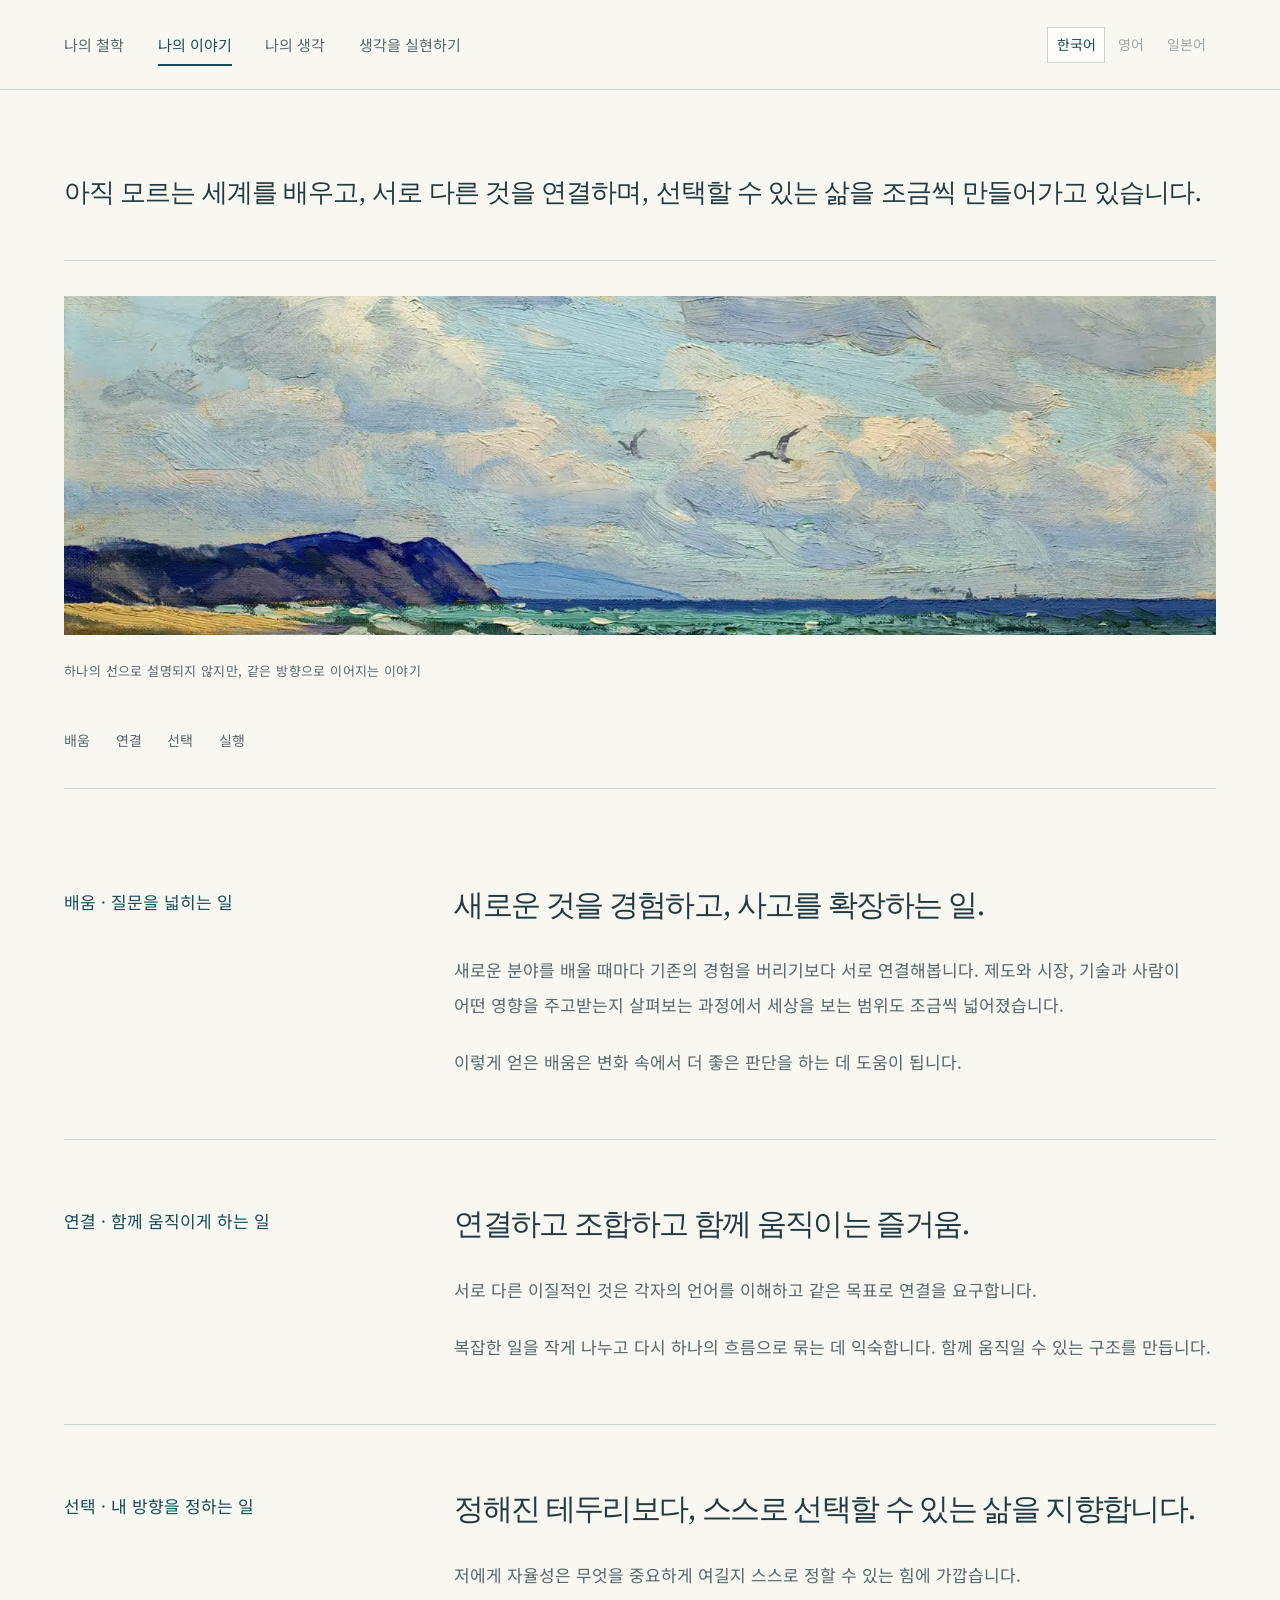
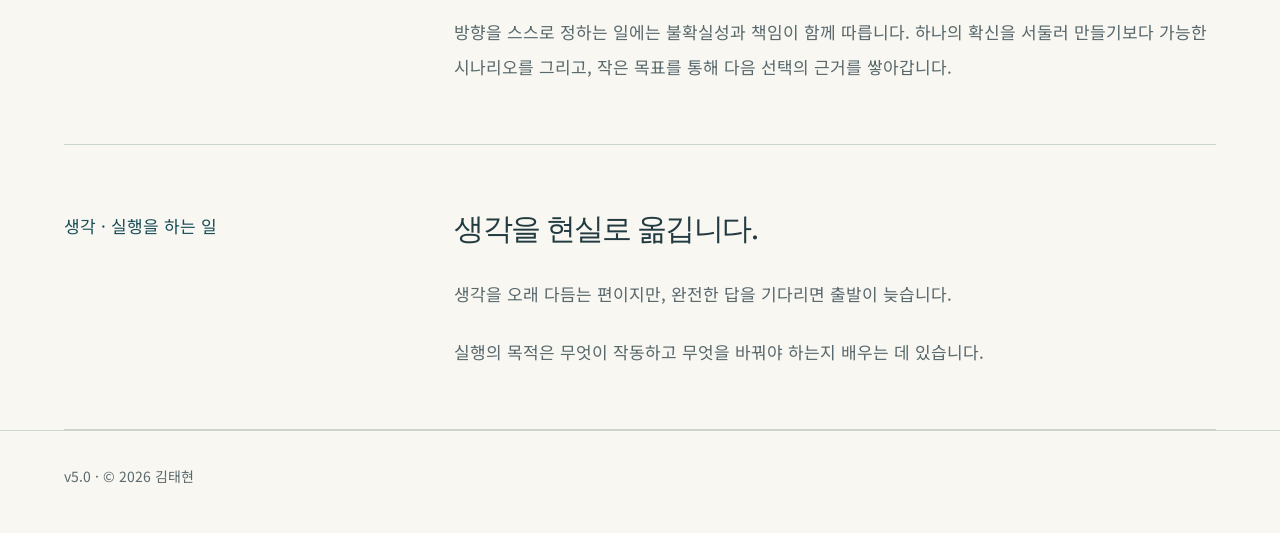
<file: frontend/story.html>
<!doctype html>
<html lang="ko">
<head>
  <meta charset="utf-8">
  <meta name="viewport" content="width=device-width, initial-scale=1">
  <title>나의 이야기 — 김태현</title>
  <meta name="description" content="배움, 연결, 선택, 실행이라는 네 가지 태도로 풀어낸 김태현의 이야기.">
  <meta name="theme-color" content="#194e58">
  <link rel="preconnect" href="https://fonts.googleapis.com">
  <link rel="preconnect" href="https://fonts.gstatic.com" crossorigin>
  <link href="https://fonts.googleapis.com/css2?family=Noto+Sans+JP:wght@400;500;600;700&amp;family=Noto+Sans+KR:wght@400;500;600;700&amp;family=Noto+Serif+JP:wght@400;500;600&amp;display=swap" rel="stylesheet">
  <link rel="stylesheet" href="assets/style.css">
</head>
<body data-page="story">
<a class="skip-link" href="#main">본문으로 바로가기</a>
<header class="site-header">
  <nav class="site-nav" aria-label="주 메뉴">
    <a href="index.html">나의 철학</a>
    <a href="story.html" aria-current="page">나의 이야기</a>
    <a href="notes.html">나의 생각</a>
    <a href="toolbox.html">생각을 실현하기</a>
  </nav>
  <div class="lang-switch" role="group" aria-label="언어 선택">
    <button type="button" data-lang="ko" aria-pressed="true">한국어</button>
    <button type="button" data-lang="en" aria-pressed="false" disabled title="영문판 준비 중">영어</button>
    <button type="button" data-lang="ja" aria-pressed="false" disabled title="일문판 준비 중">일본어</button>
  </div>
  <button type="button" class="nav-toggle" aria-label="메뉴 열기" aria-expanded="false">☰</button>
</header>
<main id="main" class="page-story">
  <header class="page-header story-intro">
    <h1>아직 모르는 세계를 배우고, 서로 다른 것을 연결하며, 선택할 수 있는 삶을 조금씩 만들어가고 있습니다.</h1>
  </header>

  <figure class="story-panorama">
    <img src="images/sea-horizon.webp" alt="넓은 하늘 아래 해안선과 작은 파도가 이어지는 유화" loading="eager" decoding="async">
    <figcaption class="art-caption">
      <span>하나의 선으로 설명되지 않지만, 같은 방향으로 이어지는 이야기</span>
    </figcaption>
  </figure>

  <nav class="story-contents" aria-label="이야기 목차">
    <a href="#chapter-1">배움</a>
    <a href="#chapter-2">연결</a>
    <a href="#chapter-3">선택</a>
    <a href="#chapter-4">실행</a>
  </nav>

  <section class="chapter" id="chapter-1">
    <div class="chapter-period">
      <p>배움 · 질문을 넓히는 일</p>
    </div>
    <h2>새로운 것을 경험하고, 사고를 확장하는 일.</h2>
    <p>새로운 분야를 배울 때마다 기존의 경험을 버리기보다 서로 연결해봅니다. 제도와 시장, 기술과 사람이 어떤 영향을 주고받는지 살펴보는 과정에서 세상을 보는 범위도 조금씩 넓어졌습니다.</p>
    <p>이렇게 얻은 배움은 변화 속에서 더 좋은 판단을 하는 데 도움이 됩니다.</p>
  </section>

  <section class="chapter" id="chapter-2">
    <div class="chapter-period">
     <p>연결 · 함께 움직이게 하는 일</p>
    </div>
    <h2>연결하고 조합하고 함께 움직이는 즐거움.</h2>
    <p>서로 다른 이질적인 것은 각자의 언어를 이해하고 같은 목표로 연결을 요구합니다.</p>
    <p>복잡한 일을 작게 나누고 다시 하나의 흐름으로 묶는 데 익숙합니다. 함께 움직일 수 있는 구조를 만듭니다.</p>
  </section>

  <section class="chapter" id="chapter-3">
    <div class="chapter-period">
      <p>선택 · 내 방향을 정하는 일</p>
    </div>
    <h2>정해진 테두리보다, 스스로 선택할 수 있는 삶을 지향합니다.</h2>
    <p>저에게 자율성은 무엇을 중요하게 여길지 스스로 정할 수 있는 힘에 가깝습니다.</p>
    <p>방향을 스스로 정하는 일에는 불확실성과 책임이 함께 따릅니다. 하나의 확신을 서둘러 만들기보다 가능한 시나리오를 그리고, 작은 목표를 통해 다음 선택의 근거를 쌓아갑니다.</p>
  </section>

  <section class="chapter" id="chapter-4">
    <div class="chapter-period">
      <p>생각 · 실행을 하는 일</p>
    </div>
    <h2>생각을 현실로 옮깁니다.</h2>
    <p>생각을 오래 다듬는 편이지만, 완전한 답을 기다리면 출발이 늦습니다.</p>
    <p>실행의 목적은 무엇이 작동하고 무엇을 바꿔야 하는지 배우는 데 있습니다.</p>
  </section>

</main>
<footer class="site-footer">
  <nav class="footer-pages" aria-label="페이지 바로가기">
    <a href="index.html">나의 철학</a>
    <a href="story.html">나의 이야기</a>
    <a href="notes.html">나의 생각</a>
    <a href="toolbox.html">생각을 실현하기</a>
  </nav>
  <p>v5.0 · © 2026 김태현</p>
</footer>
<script src="assets/app.js" defer></script>
</body>
</html>
</file>
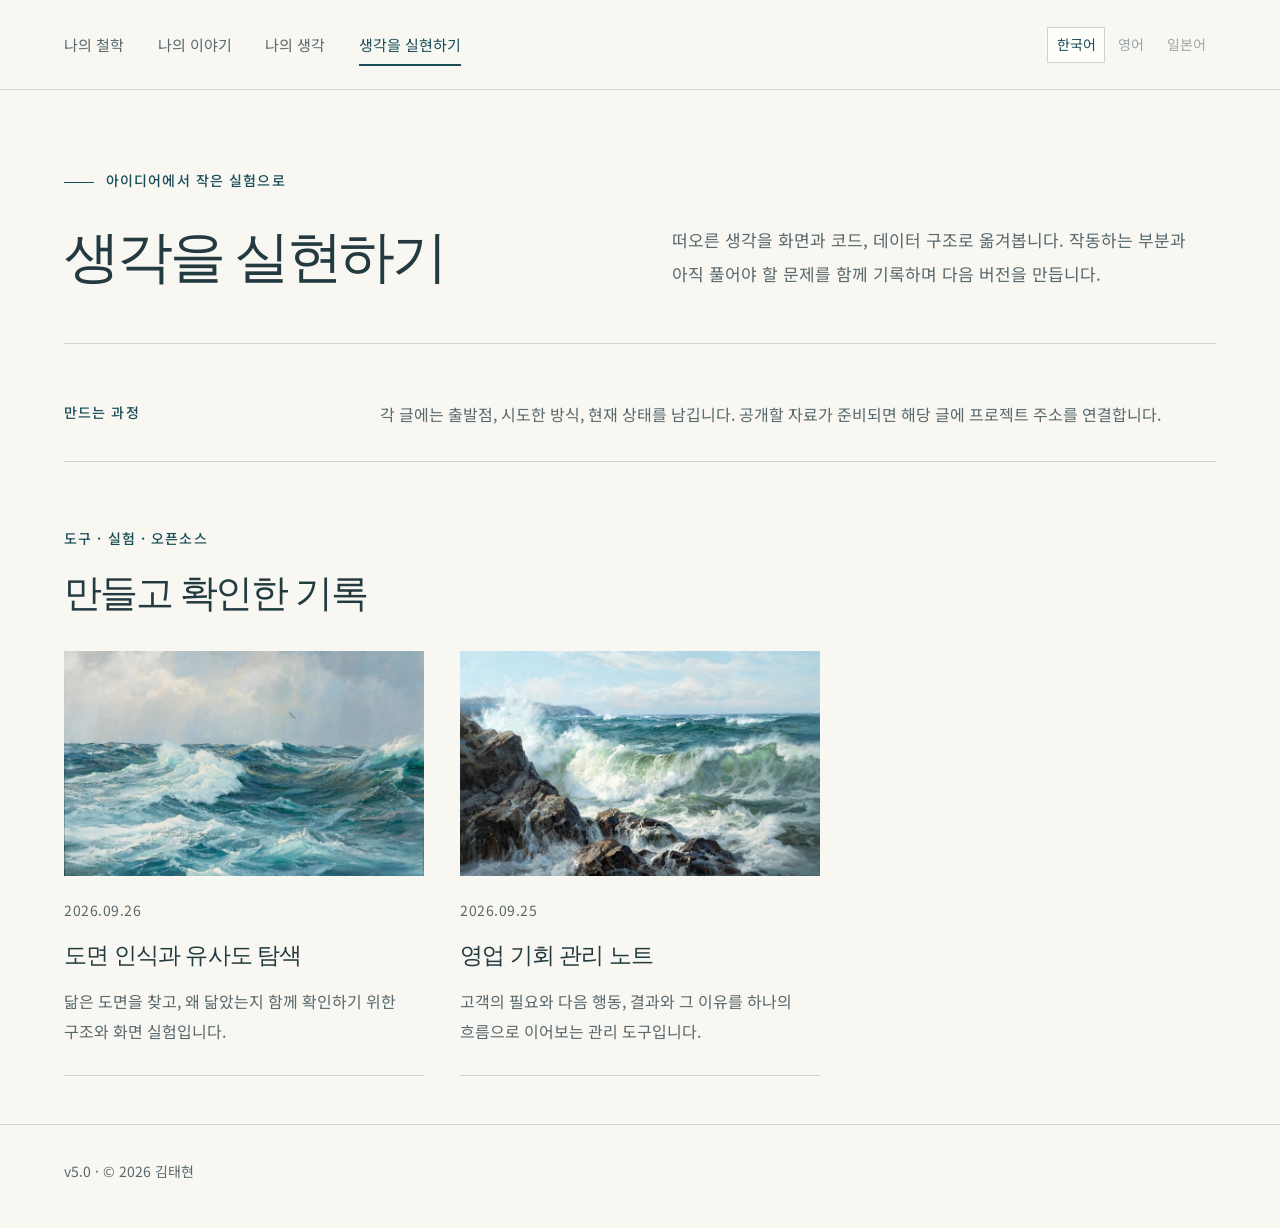
<file: frontend/toolbox.html>
<!doctype html>
<html lang="ko">
<head>
  <meta charset="utf-8">
  <meta name="viewport" content="width=device-width, initial-scale=1">
  <title>생각을 실현하기 — 김태현</title>
  <meta name="description" content="김태현이 생각을 코드와 도구로 옮기며 기록한 제작 과정.">
  <meta name="theme-color" content="#194e58">
  <link rel="preconnect" href="https://fonts.googleapis.com">
  <link rel="preconnect" href="https://fonts.gstatic.com" crossorigin>
  <link href="https://fonts.googleapis.com/css2?family=Noto+Sans+JP:wght@400;500;600;700&amp;family=Noto+Sans+KR:wght@400;500;600;700&amp;family=Noto+Serif+JP:wght@400;500;600&amp;display=swap" rel="stylesheet">
  <link rel="stylesheet" href="assets/style.css">
</head>
<body data-page="toolbox">
<a class="skip-link" href="#main">본문으로 바로가기</a>
<header class="site-header">
  <nav class="site-nav" aria-label="주 메뉴">
    <a href="index.html">나의 철학</a>
    <a href="story.html">나의 이야기</a>
    <a href="notes.html">나의 생각</a>
    <a href="toolbox.html" aria-current="page">생각을 실현하기</a>
  </nav>
  <div class="lang-switch" role="group" aria-label="언어 선택">
    <button type="button" data-lang="ko" aria-pressed="true">한국어</button>
    <button type="button" data-lang="en" aria-pressed="false" disabled title="영문판 준비 중">영어</button>
    <button type="button" data-lang="ja" aria-pressed="false" disabled title="일문판 준비 중">일본어</button>
  </div>
  <button type="button" class="nav-toggle" aria-label="메뉴 열기" aria-expanded="false">☰</button>
</header>
<main id="main" class="page-toolbox">
  <header class="page-header">
    <p class="eyebrow">아이디어에서 작은 실험으로</p>
    <h1>생각을 실현하기</h1>
    <p class="lead">떠오른 생각을 화면과 코드, 데이터 구조로 옮겨봅니다. 작동하는 부분과 아직 풀어야 할 문제를 함께 기록하며 다음 버전을 만듭니다.</p>
  </header>
  <div class="editor-note"><span class="section-label">만드는 과정</span><p>각 글에는 출발점, 시도한 방식, 현재 상태를 남깁니다. 공개할 자료가 준비되면 해당 글에 프로젝트 주소를 연결합니다.</p></div>
  <section class="post-index" id="post-index" data-feed="toolbox" aria-labelledby="posts-title">
    <div class="feed-heading">
      <div>
        <p class="section-label">도구 · 실험 · 오픈소스</p>
        <h2 id="posts-title">만들고 확인한 기록</h2>
      </div>
      <a class="write-link" href="editor.html?section=toolbox">+ 새 글 작성</a>
    </div>
    
    <ul class="post-list" data-post-list></ul>
    <p class="empty" data-empty hidden>아직 이 분류의 글이 없습니다. 새 글을 작성해보세요.</p>
  </section>
  <section class="article-stage" data-article-stage aria-live="polite" hidden></section>
</main>
<footer class="site-footer">
  <nav class="footer-pages" aria-label="페이지 바로가기">
    <a href="index.html">나의 철학</a>
    <a href="story.html">나의 이야기</a>
    <a href="notes.html">나의 생각</a>
    <a href="toolbox.html">생각을 실현하기</a>
  </nav>
  <p>v5.0 · © 2026 김태현</p>
</footer>
<script src="assets/posts.js" defer></script>
<script src="assets/app.js" defer></script>
</body>
</html>
</file>
<file: frontend/assets/style.css>
/* 김태현 개인 웹페이지 v5.0 · 프로필 사진과 바다 유화의 여백 */
:root{--paper:#f8f7f2;--white:#fffefa;--ink:#223a40;--muted:#59696d;--sea:#194e58;--deep:#173f49;--mist:#e7eeec;--line:#cbd4cf;--gold:#a08050;--serif:'Noto Serif KR','Noto Serif JP',Batang,serif;--sans:'Noto Sans KR','Noto Sans JP','Malgun Gothic',sans-serif;--gutter:clamp(1.25rem,5vw,5.5rem);--width:1312px}
*{box-sizing:border-box}html{scroll-behavior:smooth;scroll-padding-top:7rem}body{margin:0;background:var(--paper);color:var(--ink);font-family:var(--sans);font-size:1rem;line-height:1.85;word-break:keep-all;overflow-wrap:anywhere}a{color:inherit;text-decoration:none}button{font:inherit;color:inherit}img{display:block;max-width:100%;height:auto}figure,blockquote{margin:0}h1,h2,h3,p{margin:0}h1,h2,h3{font-weight:500}h1,h2{font-family:var(--serif);letter-spacing:-.055em}h3{letter-spacing:-.035em}ul,ol{padding-left:1.4rem}::selection{background:#c4dad8;color:#163c44}:focus-visible{outline:3px solid #a47529;outline-offset:5px}button{cursor:pointer}[hidden]{display:none!important}
.skip-link{position:fixed;left:1rem;top:-8rem;z-index:100;background:var(--deep);color:white;padding:.7rem 1rem}.skip-link:focus{top:1rem}
.site-header{position:sticky;top:0;z-index:20;display:grid;grid-template-columns:1fr auto 1fr;align-items:center;gap:2rem;padding:1.15rem var(--gutter);min-height:90px;background:rgba(248,247,242,.97);border-bottom:1px solid var(--line);backdrop-filter:blur(12px)}
.site-logo{font-family:var(--serif);font-size:1.6rem;font-weight:600;letter-spacing:.12em;justify-self:start}.site-nav{display:flex;align-items:center;flex-wrap:wrap;gap:2.1rem}.site-nav a{font-size:.9375rem;position:relative;padding:.5rem 0;color:var(--muted)}.site-nav a:hover,.site-nav a[aria-current="page"]{color:var(--sea)}.site-nav a[aria-current="page"]::after{content:'';position:absolute;left:0;right:0;bottom:.05rem;height:2px;background:var(--sea)}
.lang-switch{justify-self:end;display:flex;gap:.2rem;align-items:center}.lang-switch button{font-size:.875rem;padding:.35rem .55rem;border:1px solid transparent;background:none;line-height:1.5;min-height:36px}.lang-switch button[aria-pressed="true"]{border-color:var(--line);background:var(--white);color:var(--sea)}.lang-switch button:hover:not(:disabled){border-color:var(--sea)}.lang-switch button:disabled{cursor:not-allowed;opacity:.42}.nav-toggle{display:none;border:1px solid var(--line);background:none;min-width:44px;min-height:44px;font-size:1.35rem}
main{max-width:calc(var(--width) + var(--gutter)*2);padding:0 var(--gutter);margin:0 auto}.eyebrow,.section-label,.chapter-period{font-size:.875rem;font-weight:500;letter-spacing:.08em;color:var(--sea)}.eyebrow::before{content:'';display:inline-block;width:30px;height:1px;background:currentColor;vertical-align:middle;margin-right:12px}.lead{color:var(--muted);font-size:1.0625rem;line-height:2}.hero{display:grid;grid-template-columns:minmax(0,.88fr) minmax(0,1.12fr);gap:clamp(2rem,5vw,5.3rem);align-items:center;padding:3.7rem 0 5rem}.hero-copy{padding:.5rem 0 1.4rem}.hero h1{font-size:clamp(2.1rem,3.1vw,2.95rem);line-height:1.6;margin:1.5rem 0 1.6rem;text-wrap:pretty}.hero .lead+.lead{margin-top:1rem}.hero-art{position:relative;padding:0 0 1rem}.hero-photo{width:100%;aspect-ratio:1.05;object-fit:cover;box-shadow:12px 13px 0 #e6e9e3}.art-caption{display:flex;justify-content:space-between;gap:1rem;flex-wrap:wrap;color:var(--muted);font-size:.8125rem;padding-top:1.55rem;letter-spacing:.03em}.text-link{display:inline-block;font-size:.9375rem;border-bottom:1px solid var(--sea);padding-bottom:.25rem;margin-top:1.8rem;color:var(--sea)}.text-link::after{content:' ↗';padding-left:.7rem}
.profile-hero{grid-template-columns:minmax(0,.92fr) minmax(420px,1.08fr);padding-top:3.2rem}.profile-hero .profile-name{font-family:var(--sans);font-size:clamp(3.2rem,6vw,5.8rem);font-weight:700;line-height:1.04;letter-spacing:-.065em;margin:1.25rem 0 1.15rem}.profile-statement{font-family:var(--serif);font-size:clamp(1.35rem,2.2vw,1.9rem);line-height:1.75;letter-spacing:-.04em;margin-bottom:1.15rem;max-width:680px}.profile-portrait .hero-photo{aspect-ratio:4/5;object-position:50% 58%}.profile-actions{display:flex;align-items:center;flex-wrap:wrap;gap:1rem 2rem}.profile-actions .text-link{margin-top:1.5rem}.text-link-secondary{color:var(--muted);border-color:var(--line)}.profile-summary{padding:6rem 0 4.5rem;border-top:1px solid var(--line)}.profile-facts{display:grid;grid-template-columns:repeat(3,minmax(0,1fr));margin:0;border-top:1px solid var(--line);border-bottom:1px solid var(--line)}.profile-fact{padding:1.8rem 2rem 2rem 0}.profile-fact+.profile-fact{padding-left:2rem;border-left:1px solid var(--line)}.profile-fact dt{font-size:.8125rem;color:var(--gold);letter-spacing:.08em;margin-bottom:.65rem}.profile-fact dd{margin:0;font-family:var(--serif);font-size:1.2rem;line-height:1.75;letter-spacing:-.035em}
.chapter-index{display:grid;grid-template-columns:repeat(4,minmax(0,1fr));border-top:1px solid var(--line);border-bottom:1px solid var(--line);padding:1.15rem 0;gap:1rem}.chapter-index a{font-size:.9375rem;color:var(--muted);display:flex;align-items:center;gap:.9rem}.chapter-index a:hover{color:var(--sea)}.small-number{font-family:Georgia,serif;color:var(--gold);font-size:.875rem;letter-spacing:.05em}.section-heading{display:grid;grid-template-columns:1fr 2fr;align-items:end;gap:2rem;margin-bottom:2.8rem}.section-heading h2{font-size:clamp(1.9rem,3vw,2.6rem);line-height:1.55}.section-heading .section-label{margin-bottom:.75rem}.section-heading>p{max-width:630px;color:var(--muted);justify-self:end}.character,.pursuits,.philosophy,.next{padding:6rem 0}.item-list{margin:0;padding:0;list-style:none}.character .item-list{display:grid;grid-template-columns:repeat(3,minmax(0,1fr));gap:3rem}.item h3{font-size:1.25rem;line-height:1.6;margin:.7rem 0 1rem}.item p{color:var(--muted)}.item-number{display:block;color:var(--gold);font-family:Georgia,serif;font-size:1.2rem;padding-top:1.15rem;border-top:1px solid var(--line)}
.strengths{background:var(--deep);color:var(--paper);padding:4.3rem;display:grid;grid-template-columns:minmax(0,.8fr) minmax(0,1.2fr);gap:4.3rem}.strengths h2{font-size:2.35rem;line-height:1.6;margin:.9rem 0 2rem}.strengths .section-label{color:#c1d2ce}.strengths-image{width:100%;aspect-ratio:1.34;object-fit:cover}.strengths .item-list{display:grid;align-content:start;gap:1.8rem}.strengths .item{border-top:1px solid #547078;padding-top:1.25rem}.strengths .item h3{margin:0 0 .7rem}.strengths .item p{color:#d0dcda}.strengths .art-caption{color:#c1d2ce}
.pursuits .item-list{border-top:1px solid var(--line)}.pursuits .item{display:grid;grid-template-columns:1fr 2fr;gap:2rem;padding:2rem 0;border-bottom:1px solid var(--line)}.pursuits .item h3{margin:0;font-family:var(--serif);font-size:1.5rem}.pursuits .item p{max-width:700px}.philosophy{padding-top:.7rem;display:grid;grid-template-columns:repeat(2,minmax(0,1fr));gap:3rem 4rem}.philosophy .section-heading{grid-column:1/-1;margin-bottom:0}.belief{border-top:1px solid var(--gold);padding-top:2.1rem}.belief blockquote{font-family:var(--serif);font-size:1.7rem;line-height:1.8;margin-bottom:1.25rem;letter-spacing:-.04em}.belief>p{color:var(--muted)}.next{border-top:1px solid var(--line);padding-top:3.2rem}.next>h2{font-size:1.85rem;margin-bottom:1.8rem}.next-links{display:grid;grid-template-columns:repeat(3,minmax(0,1fr));gap:2rem}.next-links a{border-bottom:1px solid var(--line);padding:1rem 2rem 1.3rem 0;position:relative}.next-links a::after{content:'↗';position:absolute;right:0;top:1.2rem;font-size:1.3rem}.next-links a:hover{border-color:var(--sea)}.next-title{display:block;font-family:var(--serif);font-size:1.35rem}.next-desc{display:block;color:var(--muted);font-size:.9375rem;margin-top:.4rem}
.site-footer{border-top:1px solid var(--line);padding:2.1rem var(--gutter) 2.7rem;display:flex;flex-wrap:wrap;justify-content:space-between;gap:1rem 2rem;font-size:.875rem;color:var(--muted)}.footer-links,.footer-pages{display:flex;flex-wrap:wrap;gap:.8rem 1.7rem}.footer-links a:hover,.footer-pages a:hover{text-decoration:underline;text-underline-offset:5px}.footer-pages{display:none}
.page-header{padding:4.9rem 0 3rem;display:grid;grid-template-columns:1fr 1fr;gap:1rem 4rem;align-items:end}.page-header .eyebrow{grid-column:1/-1}.page-header h1{font-size:clamp(2.5rem,4.4vw,4rem);line-height:1.5}.page-header .lead{max-width:580px;padding-bottom:.25rem}.story-panorama{margin-bottom:1rem}.story-panorama img{width:100%;aspect-ratio:3.4;object-fit:cover;object-position:50% 55%}.story-contents{display:flex;flex-wrap:wrap;gap:.7rem 1.6rem;border-bottom:1px solid var(--line);padding:1.3rem 0 2.1rem;margin-bottom:2rem;font-size:.875rem;color:var(--muted)}.story-contents a:hover{color:var(--sea);text-decoration:underline;text-underline-offset:5px}.chapter{display:grid;grid-template-columns:minmax(145px,.6fr) minmax(0,1.4fr);gap:1.4rem 4rem;padding:3.5rem 3.5rem 3.7rem 0;border-bottom:1px solid var(--line);scroll-margin-top:7rem}.chapter .chapter-period{grid-column:1;grid-row:1/span 3;padding-top:.5rem;line-height:2}.chapter-number{display:block;font-family:Georgia,serif;font-size:2.3rem;color:#759498;font-weight:400;margin-bottom:.4rem;line-height:1.5}.chapter h2,.chapter>p:not(.chapter-period){grid-column:2}.chapter h2{font-size:1.9rem;line-height:1.65;margin-bottom:.25rem}.chapter>p:not(.chapter-period){color:var(--muted);font-size:1.0625rem;line-height:2.05}.story-closing{margin:4rem 0 5rem;background:var(--mist);padding:3.5rem 4rem;display:grid;grid-template-columns:1fr 2fr;gap:2rem}.story-closing>p{font-family:var(--serif);font-size:1.8rem;line-height:1.9;grid-column:2;letter-spacing:-.04em}.story-closing .section-label{align-self:start}
.page-notes .page-header,.page-toolbox .page-header{border-bottom:1px solid var(--line);margin-bottom:2rem}.section-heading-compact{margin:4.8rem 0 2.3rem}.thought-channels{display:grid;grid-template-columns:minmax(220px,.8fr) repeat(2,minmax(0,1fr));gap:1.5rem;margin:3rem 0 2rem;align-items:stretch}.channel-intro{padding:1.5rem 2rem 1.5rem 0}.channel-intro h2{font-size:1.8rem;line-height:1.65;margin-top:.75rem}.channel-card{display:flex;flex-direction:column;min-height:280px;padding:2rem;background:var(--white);border:1px solid var(--line);transition:transform .2s,border-color .2s}.channel-card:hover{transform:translateY(-3px);border-color:var(--sea)}.channel-name{font-size:.8125rem;font-weight:600;letter-spacing:.08em;color:var(--gold)}.channel-card h3{font-family:var(--serif);font-size:1.4rem;line-height:1.65;margin:1.2rem 0 .8rem}.channel-card p{color:var(--muted)}.channel-link{margin-top:auto;padding-top:1.4rem;color:var(--sea);font-size:.9375rem}.channel-link::after{content:' ↗';margin-left:.6rem}.tag-filter{display:flex;flex-wrap:wrap;gap:.65rem;margin:0 0 2rem}.tag-button{border:1px solid var(--line);background:transparent;font-size:.875rem;padding:.4rem 1.1rem;border-radius:2px;min-height:40px}.tag-button[aria-pressed="true"]{background:var(--sea);color:var(--paper);border-color:var(--sea)}.tag-button:hover{border-color:var(--sea)}.post-list{list-style:none;padding:0;margin:0;display:grid;grid-template-columns:repeat(3,minmax(0,1fr));gap:2.25rem}.post-link{display:flex;flex-direction:column;height:100%;border-bottom:1px solid var(--line);padding-bottom:1.8rem}.post-thumb{width:100%;aspect-ratio:1.6;object-fit:cover;margin-bottom:1.4rem;transition:filter .2s}.post-link:hover .post-thumb{filter:brightness(1.06)}.post-date{color:var(--muted);font-size:.875rem;letter-spacing:.04em}.post-card .post-title{font-family:var(--serif);font-size:1.45rem;line-height:1.65;margin:.65rem 0 .9rem}.post-summary{color:var(--muted);font-size:1rem;line-height:1.85}.post-tags{display:flex;flex-wrap:wrap;gap:.5rem 1rem;list-style:none;padding:0;margin:1rem 0 0;font-size:.8125rem;color:var(--sea)}.post-tags li::before{content:'#';margin-right:2px}.post-view{max-width:800px;margin:5rem auto;padding:0 0 2rem;scroll-margin-top:7rem}.back-link{font-size:.9375rem;color:var(--sea);border-bottom:1px solid var(--line);display:inline-block;margin-bottom:1.5rem}.post-lang-notice{padding:.85rem 1.2rem;border-left:3px solid var(--gold);background:#f0ede3;color:#675d4c;font-size:.9375rem;margin-bottom:1.8rem}.post-view>.post-date{display:block}.post-view>.post-title{font-family:var(--serif);font-size:2.4rem;line-height:1.65;margin:.8rem 0 1rem}.post-view>.post-tags{padding-bottom:2rem;border-bottom:1px solid var(--line);margin-bottom:2.3rem}.post-body{font-size:1.0625rem;line-height:2.05;color:var(--ink)}.post-body p{margin:1.4rem 0}.post-body h2{font-size:1.7rem;margin:2.7rem 0 1.1rem;line-height:1.7}.post-body h3{font-size:1.25rem;margin:1.8rem 0 .8rem;line-height:1.7}.post-body a{color:var(--sea);text-decoration:underline;text-underline-offset:4px}.post-body strong{font-weight:700;color:var(--deep)}.post-body em{font-style:italic;color:#655943}.post-body li{padding-left:.2rem;margin:.5rem 0}.post-body blockquote{margin:2rem 0;padding:1rem 1.8rem;border-left:2px solid var(--sea);background:var(--mist);font-family:var(--serif);font-size:1.3rem;line-height:1.9}.post-body blockquote p{margin:.3rem 0}.post-body img{width:100%;margin:2rem 0}.post-body pre{background:var(--deep);color:#eaf0ea;font-size:.9375rem;line-height:1.9;padding:1.5rem 1.75rem;overflow-x:auto;white-space:pre-wrap;overflow-wrap:anywhere;margin:1.8rem 0}.post-body code{font-family:ui-monospace,'Noto Sans KR',monospace}.empty{padding:2rem;border:1px dashed var(--line);color:var(--muted);text-align:center;margin:2rem 0}.post-index{padding-bottom:1rem}
.github-banner{display:grid;grid-template-columns:minmax(0,1fr) auto;gap:2rem;align-items:end;background:var(--deep);color:var(--paper);padding:2.8rem 3rem;margin:3rem 0 1rem}.github-banner .section-label{color:#bfd2ce}.github-banner h2{font-size:2rem;line-height:1.55;margin:.7rem 0 .6rem}.github-banner p{color:#d1dcda;max-width:760px}.github-banner-link{white-space:nowrap;border-bottom:1px solid #bfd2ce;padding-bottom:.35rem}.github-banner-link::after{content:' ↗';margin-left:.7rem}.toolbox-heading{margin-top:4.8rem}.tool-list{list-style:none;padding:0;margin:0 0 5rem;display:grid;grid-template-columns:repeat(2,minmax(0,1fr));gap:3.5rem}.tool-card{position:relative;display:flex;flex-direction:column;border-bottom:1px solid var(--line);padding-bottom:2rem;min-width:0}.tool-thumb{width:100%;aspect-ratio:1.9;object-fit:cover;margin-bottom:1.8rem}.tool-name{font-size:1.9rem;line-height:1.6;margin:0 0 .75rem}.tool-oneliner{font-size:1.0625rem;color:var(--muted);margin-bottom:1.8rem}.tool-meta{margin:0 0 1.7rem}.tool-meta dt{font-size:.875rem;color:var(--sea);font-weight:600;letter-spacing:.02em;margin:.8rem 0 .4rem}.tool-meta dd{margin:0;color:var(--muted);font-size:1rem;line-height:1.9}.tool-status{display:inline-flex;align-self:flex-start;margin-top:auto;border:1px solid;padding:.25rem .7rem;font-size:.875rem;border-radius:2px}.tool-status[data-status="active"]{background:#e7efe6;color:#335841;border-color:#adbfaf}.tool-status[data-status="experiment"]{background:#f2ecdd;color:#775e30;border-color:#caba96}.tool-status[data-status="archived"]{background:#ececea;color:#5e6563;border-color:#c3c9c5}.tool-link{margin-top:1.25rem;display:inline-flex;align-self:flex-start;border-bottom:1px solid var(--sea);font-size:.9375rem}.tool-link::after{content:'↗';margin-left:1rem}.tool-footnote{border-top:1px solid var(--line);padding:2rem 0 4rem;max-width:820px;color:var(--muted)}
@media(min-width:1600px){.site-header{padding-left:max(var(--gutter),calc((100vw - var(--width))/2));padding-right:max(var(--gutter),calc((100vw - var(--width))/2))}.site-footer{padding-left:max(var(--gutter),calc((100vw - var(--width))/2));padding-right:max(var(--gutter),calc((100vw - var(--width))/2))}}
@media(max-width:1100px){.site-header{gap:1.2rem}.site-nav{gap:1.25rem}.hero{gap:2.4rem}.hero h1{font-size:2.3rem}.strengths{padding:3rem;gap:3rem}.character .item-list{gap:2rem}.chapter{padding-right:0;gap:1.4rem 2rem}.story-closing{padding:2.7rem}.post-list{gap:1.5rem}.page-header{gap:1rem 2rem}}
@media(max-width:800px){html{scroll-padding-top:6rem}.site-header{grid-template-columns:1fr auto auto;gap:.65rem;padding-top:.85rem;padding-bottom:.85rem;min-height:77px}.site-logo{font-size:1.3rem}.site-nav{display:none;grid-row:2;grid-column:1/-1;flex-direction:column;align-items:stretch;gap:0;padding:.5rem 0}.site-nav a{padding:.75rem 0}.site-nav a[aria-current="page"]::after{right:auto;width:2rem}.site-header.is-open .site-nav{display:flex}.nav-toggle{display:block;grid-column:3;grid-row:1}.lang-switch{grid-column:2;grid-row:1}.lang-switch button{padding:.3rem .38rem;font-size:.8125rem}.hero{grid-template-columns:1fr;padding:2.6rem 0 2.8rem;gap:1.7rem}.hero-copy{padding:0}.hero h1{font-size:clamp(2rem,6vw,2.8rem);max-width:680px;line-height:1.6;margin:1.2rem 0 1.3rem}.hero .lead{max-width:680px}.hero-photo{aspect-ratio:1.45;box-shadow:7px 8px 0 #e6e9e3}.hero-art{padding:0}.art-caption{padding-top:1.2rem}.text-link{margin-top:1.5rem}.chapter-index{grid-template-columns:repeat(2,minmax(0,1fr));gap:1rem}.character,.pursuits,.philosophy,.next{padding:3.5rem 0}.section-heading{grid-template-columns:1fr;gap:1rem;margin-bottom:2rem}.section-heading>p{justify-self:start}.character .item-list{grid-template-columns:1fr;gap:2rem}.item h3{margin:.4rem 0 .6rem}.strengths{grid-template-columns:1fr;padding:2rem;gap:2.2rem}.strengths h2{font-size:2rem;margin:.6rem 0 1.4rem}.strengths-image{aspect-ratio:1.7}.pursuits .item{grid-template-columns:1fr;gap:.7rem;padding:1.5rem 0}.pursuits .item h3{font-size:1.4rem}.philosophy{padding-top:0;grid-template-columns:1fr;gap:2rem}.belief blockquote{font-size:1.5rem}.next-links{grid-template-columns:1fr;gap:1rem}.site-footer{padding-top:1.7rem;padding-bottom:2rem;gap:1.3rem}.footer-pages{display:flex;width:100%;padding-bottom:1.3rem;border-bottom:1px solid var(--line)}.page-header{padding:2.6rem 0 2rem;grid-template-columns:1fr;gap:.85rem}.page-header h1{font-size:2.55rem}.page-header .lead{font-size:1rem}.story-panorama img{aspect-ratio:1.8}.story-contents{gap:.65rem 1.2rem;font-size:.875rem;padding-top:1rem}.chapter{grid-template-columns:1fr;padding:2.3rem 0;gap:1.1rem}.chapter .chapter-period{grid-row:auto;display:flex;gap:1rem;align-items:center;padding:0}.chapter-number{font-size:1.65rem;margin:0}.chapter h2,.chapter>p:not(.chapter-period){grid-column:1}.chapter h2{font-size:1.65rem}.chapter>p:not(.chapter-period){font-size:1rem}.story-closing{grid-template-columns:1fr;padding:2rem;gap:1rem;margin:2.5rem 0 3rem}.story-closing>p{grid-column:1;font-size:1.5rem}.post-list{grid-template-columns:1fr;gap:2rem}.post-thumb{aspect-ratio:1.9}.post-card .post-title{font-size:1.5rem}.post-view{margin:3rem auto}.post-view>.post-title{font-size:1.9rem}.post-body{font-size:1rem}.post-body pre{padding:1.15rem}.post-body blockquote{padding:1rem 1.25rem;font-size:1.2rem}.tool-list{grid-template-columns:1fr;gap:2.5rem;margin-bottom:2.5rem}.tool-name{font-size:1.75rem}.tool-meta{margin-bottom:1.2rem}.tool-footnote{padding-bottom:2.5rem}}
@media(max-width:960px){.site-header{grid-template-columns:1fr auto auto;gap:.65rem;padding-top:.85rem;padding-bottom:.85rem;min-height:77px}.site-logo{font-size:1.3rem}.site-nav{display:none;grid-row:2;grid-column:1/-1;flex-direction:column;align-items:stretch;gap:0;padding:.5rem 0}.site-nav a{padding:.75rem 0}.site-nav a[aria-current="page"]::after{right:auto;width:2rem}.site-header.is-open .site-nav{display:flex}.nav-toggle{display:block;grid-column:3;grid-row:1}.lang-switch{grid-column:2;grid-row:1}.lang-switch button{padding:.3rem .38rem;font-size:.8125rem}}
@media(max-width:800px){.profile-hero{grid-template-columns:1fr}.profile-hero .profile-name{font-size:clamp(3rem,14vw,4.8rem);line-height:1.05;margin:1rem 0}.profile-statement{font-size:1.35rem}.profile-portrait .hero-photo{aspect-ratio:4/5;object-position:50% 58%}.profile-summary{padding:3.8rem 0 2.5rem}.profile-facts{grid-template-columns:1fr}.profile-fact{padding:1.4rem 0}.profile-fact+.profile-fact{padding-left:0;border-left:0;border-top:1px solid var(--line)}.thought-channels{grid-template-columns:1fr;gap:1rem;margin-top:2rem}.channel-intro{padding:0 0 1rem}.channel-card{min-height:230px}.section-heading-compact{margin-top:3.5rem}.github-banner{grid-template-columns:1fr;align-items:start;padding:2rem;margin-top:2rem}.github-banner h2{font-size:1.65rem}.github-banner-link{justify-self:start}.toolbox-heading{margin-top:3.5rem}}
@media(prefers-reduced-motion:reduce){html{scroll-behavior:auto}*{transition:none!important}}
@media print{.site-header{position:static}.lang-switch,.nav-toggle,.tag-filter,.skip-link,.footer-pages{display:none!important}body{background:white;color:#111;font-size:11pt}main{padding:0 1cm}.site-nav{display:flex}.hero{gap:2rem}.hero h1{font-size:24pt}.hero-photo{aspect-ratio:auto;box-shadow:none}.strengths{background:#eef2ef;color:#111;padding:1.5rem}.strengths .item p,.strengths .section-label{color:#333}.chapter,.item,.belief,.tool-card{break-inside:avoid}.site-footer{padding:1rem}a{color:inherit}}

/* v3.0: 질문을 중심에 둔 프로필과 75% 크기의 사진 */
.profile-hero .profile-question{font-family:var(--serif);font-size:clamp(2.1rem,3.15vw,3.05rem);font-weight:500;line-height:1.48;letter-spacing:-.045em;margin:0 0 1.6rem}
.profile-portrait{width:75%;justify-self:end}
.portrait-button{display:block;width:100%;padding:0;border:0;background:none;text-align:left;cursor:pointer}
.portrait-button .hero-photo{transition:box-shadow .25s ease}
.portrait-button:hover .hero-photo{box-shadow:14px 15px 0 #d9e3df}
.profile-summary h2{font-size:clamp(1.8rem,3vw,2.5rem);line-height:1.65;margin:.5rem 0 2.2rem;max-width:780px}

/* 이야기 · 생각 · 제작 기록의 공통 목록 */
.page-story .page-header,.page-editor .page-header{border-bottom:1px solid var(--line);margin-bottom:2rem}
.page-story .story-panorama{margin:2.2rem 0 1.5rem}
.editor-note{display:grid;grid-template-columns:minmax(180px,.35fr) 1fr;gap:1.5rem;padding:1.5rem 0 2rem;border-bottom:1px solid var(--line);color:var(--muted)}
.editor-note .section-label{color:var(--sea)}
.feed-heading{display:flex;justify-content:space-between;align-items:end;gap:1.5rem;margin:4rem 0 2rem}
.feed-heading h2{font-size:clamp(1.8rem,3vw,2.6rem);line-height:1.5;margin:.55rem 0 0}
.write-link,.button-primary{display:inline-flex;justify-content:center;align-items:center;min-height:44px;background:var(--sea);color:var(--white);border:1px solid var(--sea);padding:.55rem 1.25rem;font-size:.9375rem;white-space:nowrap}
.write-link:hover,.button-primary:hover{background:var(--deep)}
.post-index{padding-bottom:3rem}
.post-card{min-width:0}
.post-link{cursor:pointer}
.post-link:hover .post-title{color:var(--sea)}
.post-thumb-placeholder{display:grid;place-items:center;background:var(--mist);font-family:var(--serif);font-size:1.4rem;color:var(--sea)}
.post-draft{display:inline-block;align-self:flex-start;font-size:.8rem;color:#775e30;background:#f2ecdd;border:1px solid #caba96;padding:.15rem .5rem;margin:.65rem 0 0}
.article-stage{border-top:1px solid var(--line);scroll-margin-top:7rem}
.article-stage .post-view{margin:4.5rem auto 5rem}
.post-view .post-cover{width:100%;max-height:460px;object-fit:cover;margin:1rem 0 2.5rem}
.post-view .post-related{display:inline-block;margin:2rem 0;color:var(--sea);border-bottom:1px solid var(--sea)}
.post-gallery{display:grid;grid-template-columns:repeat(2,minmax(0,1fr));gap:1rem;margin:2rem 0}
.post-gallery img{width:100%;height:100%;aspect-ratio:1.35;object-fit:cover}
.post-body p{white-space:pre-line}
.post-body ul{margin:1.25rem 0}

/* 글 작성 화면: 로컬 저장과 게시 파일 내보내기 */
.editor-layout{display:grid;grid-template-columns:minmax(0,1.6fr) minmax(260px,.7fr);align-items:start;gap:clamp(2rem,5vw,4rem);padding:1.5rem 0 5rem}
.post-form{display:grid;gap:1.5rem;min-width:0}
.post-form label{display:grid;gap:.55rem;font-weight:600;font-size:.95rem;color:var(--ink)}
.post-form small{font-weight:400;color:var(--muted)}
.post-form input:not([type=file]),.post-form select,.post-form textarea{width:100%;background:var(--white);border:1px solid var(--line);border-radius:0;padding:.8rem 1rem;color:var(--ink);font:inherit;font-weight:400;min-height:48px}
.post-form input[type=file]{width:100%;padding:.7rem;background:var(--white);border:1px solid var(--line);font-size:.875rem;min-height:54px}
.post-form textarea{resize:vertical;line-height:1.8;min-height:320px}
.form-row{display:grid;gap:1rem}.two-columns{grid-template-columns:repeat(2,minmax(0,1fr))}
.field-help{color:var(--muted);font-size:.875rem;margin-top:-1rem}
.form-actions{display:flex;flex-wrap:wrap;gap:.75rem}
.form-actions button{min-height:44px;padding:.55rem 1.1rem;font-size:.9375rem}
.button-secondary{border:1px solid var(--sea);background:transparent;color:var(--sea)}
.button-secondary:hover{background:var(--mist)}
.form-message{min-height:1.5em;color:var(--sea);font-size:.9375rem}
.form-message[data-error=true]{color:#9b3c32}
.image-previews{display:flex;gap:.7rem;flex-wrap:wrap}
.image-previews figure{max-width:130px;width:calc(25% - .6rem)}
.image-previews img{width:100%;aspect-ratio:1.4;object-fit:cover}
.image-previews figcaption{font-size:.75rem;color:var(--muted)}
.editor-sidebar{display:grid;gap:1rem;position:sticky;top:7.5rem}
.editor-sidebar-card{border:1px solid var(--line);background:var(--white);padding:1.5rem}
.editor-sidebar-card>p:not(.section-label){font-size:.875rem;color:var(--muted);margin:.5rem 0 1rem}
.editor-post-list{list-style:none;padding:0;margin:1.2rem 0 0;max-height:520px;overflow-y:auto}
.editor-post-list li{border-top:1px solid var(--line);padding:.7rem 0}
.editor-post-list button{border:0;background:none;text-align:left;width:100%;color:var(--sea);padding:.2rem 0;line-height:1.5}
.editor-post-list button:hover{text-decoration:underline}
.editor-post-list .delete-post{width:auto;color:#8e4840;font-size:.8125rem}
.editor-post-list small{display:block;color:var(--muted)}
.publish-card code{font-size:.85em;word-break:break-all}
.publish-card button{white-space:normal;text-align:center}
.editor-preview{border-top:1px solid var(--line);padding:1rem 0 3rem}
.editor-preview>h2{font-size:1.6rem;margin:1rem 0}

@media (prefers-reduced-motion:no-preference){
  .portrait-button.is-moving .hero-photo{animation:portrait-nudge .48s ease-in-out}
  @keyframes portrait-nudge{
    0%,100%{transform:translateY(0) rotate(0)}
    42%{transform:translateY(-8px) rotate(-1deg)}
    74%{transform:translateY(2px) rotate(.4deg)}
  }
}
@media(max-width:800px){
  .profile-portrait{width:75%;justify-self:center}
  .profile-hero .profile-question{font-size:clamp(2rem,6vw,2.8rem)}
  .editor-note{grid-template-columns:1fr;gap:.4rem}
  .feed-heading{align-items:start;flex-direction:column;margin:3rem 0 1.5rem}
  .editor-layout{grid-template-columns:1fr;padding-bottom:3rem}
  .editor-sidebar{position:static}
  .post-gallery{grid-template-columns:1fr}
}
@media(max-width:520px){.two-columns{grid-template-columns:1fr}}
@media print{.write-link,.editor-layout,.editor-preview,.editor-note{display:none!important}}

/* v5.0: 모든 페이지의 공통 폭과 로고 없는 메뉴 */
main { width: 100%; max-width: calc(var(--width) + var(--gutter) * 2); margin-inline: auto; padding-inline: var(--gutter); }
.site-header { grid-template-columns: minmax(0, 1fr) auto; }
.site-nav { grid-column: 1; grid-row: 1; justify-self: start; }
.lang-switch { grid-column: 2; grid-row: 1; }
.page-story .story-intro { display: block; width: 100%; }
.page-story .story-intro h1 { width: 100%; max-width: none; margin: 0; font-size: clamp(1.25rem, 2.2vw, 2rem); line-height: 1.65; letter-spacing: -.035em; text-wrap: wrap; }
.page-story .chapter { padding-right: 0; }
.page-story .chapter .chapter-period,
.page-story .chapter .chapter-period p { font-family: var(--sans); font-size: 1.0625rem; font-weight: 400; line-height: 2.05; letter-spacing: normal; }
@media (min-width: 961px) {
  .page-story .story-intro h1 { white-space: nowrap; }
}
@media (max-width: 960px) {
  .site-header { grid-template-columns: minmax(0, 1fr) auto; }
  .lang-switch { grid-column: 1; justify-self: start; }
  .nav-toggle { grid-column: 2; grid-row: 1; }
  .site-nav { grid-column: 1 / -1; grid-row: 2; justify-self: stretch; }
}
@media (max-width: 800px) {
  .page-story .chapter .chapter-period,
  .page-story .chapter .chapter-period p { font-size: 1rem; }
}
</file>
